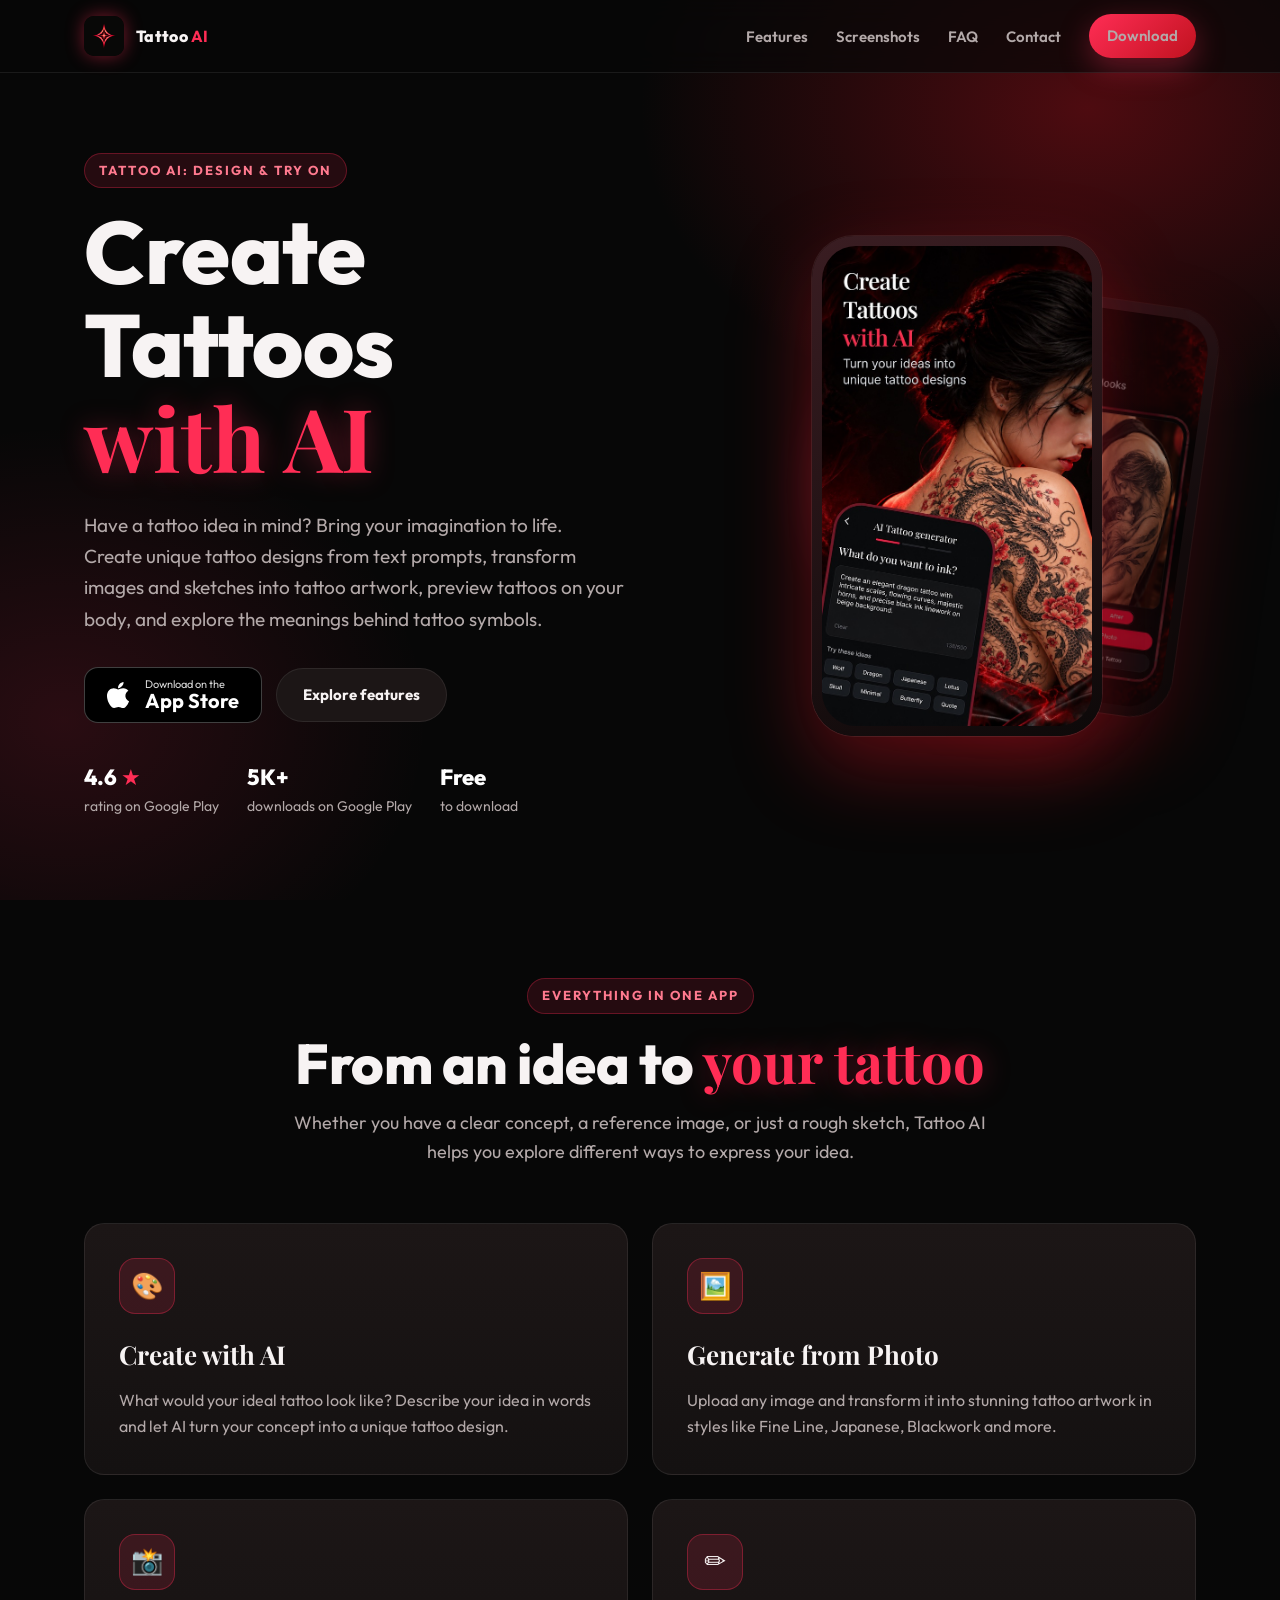
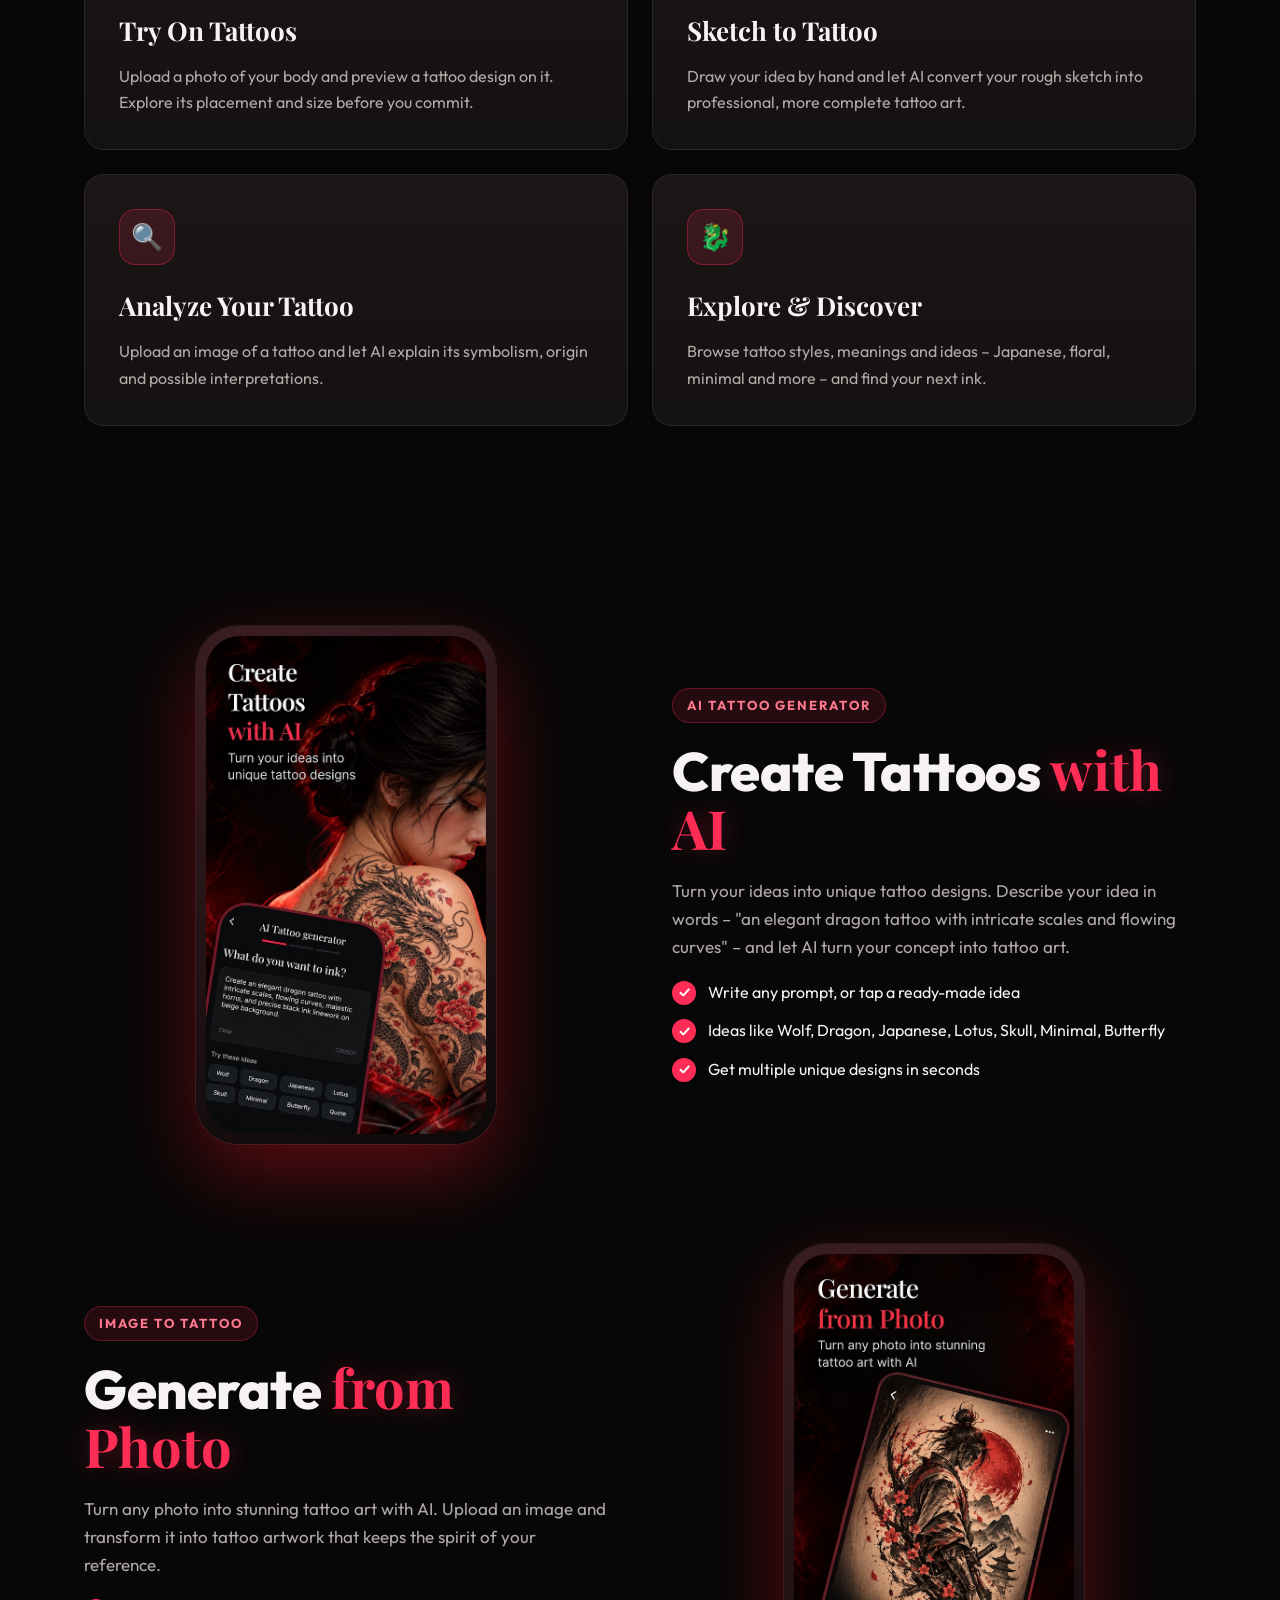
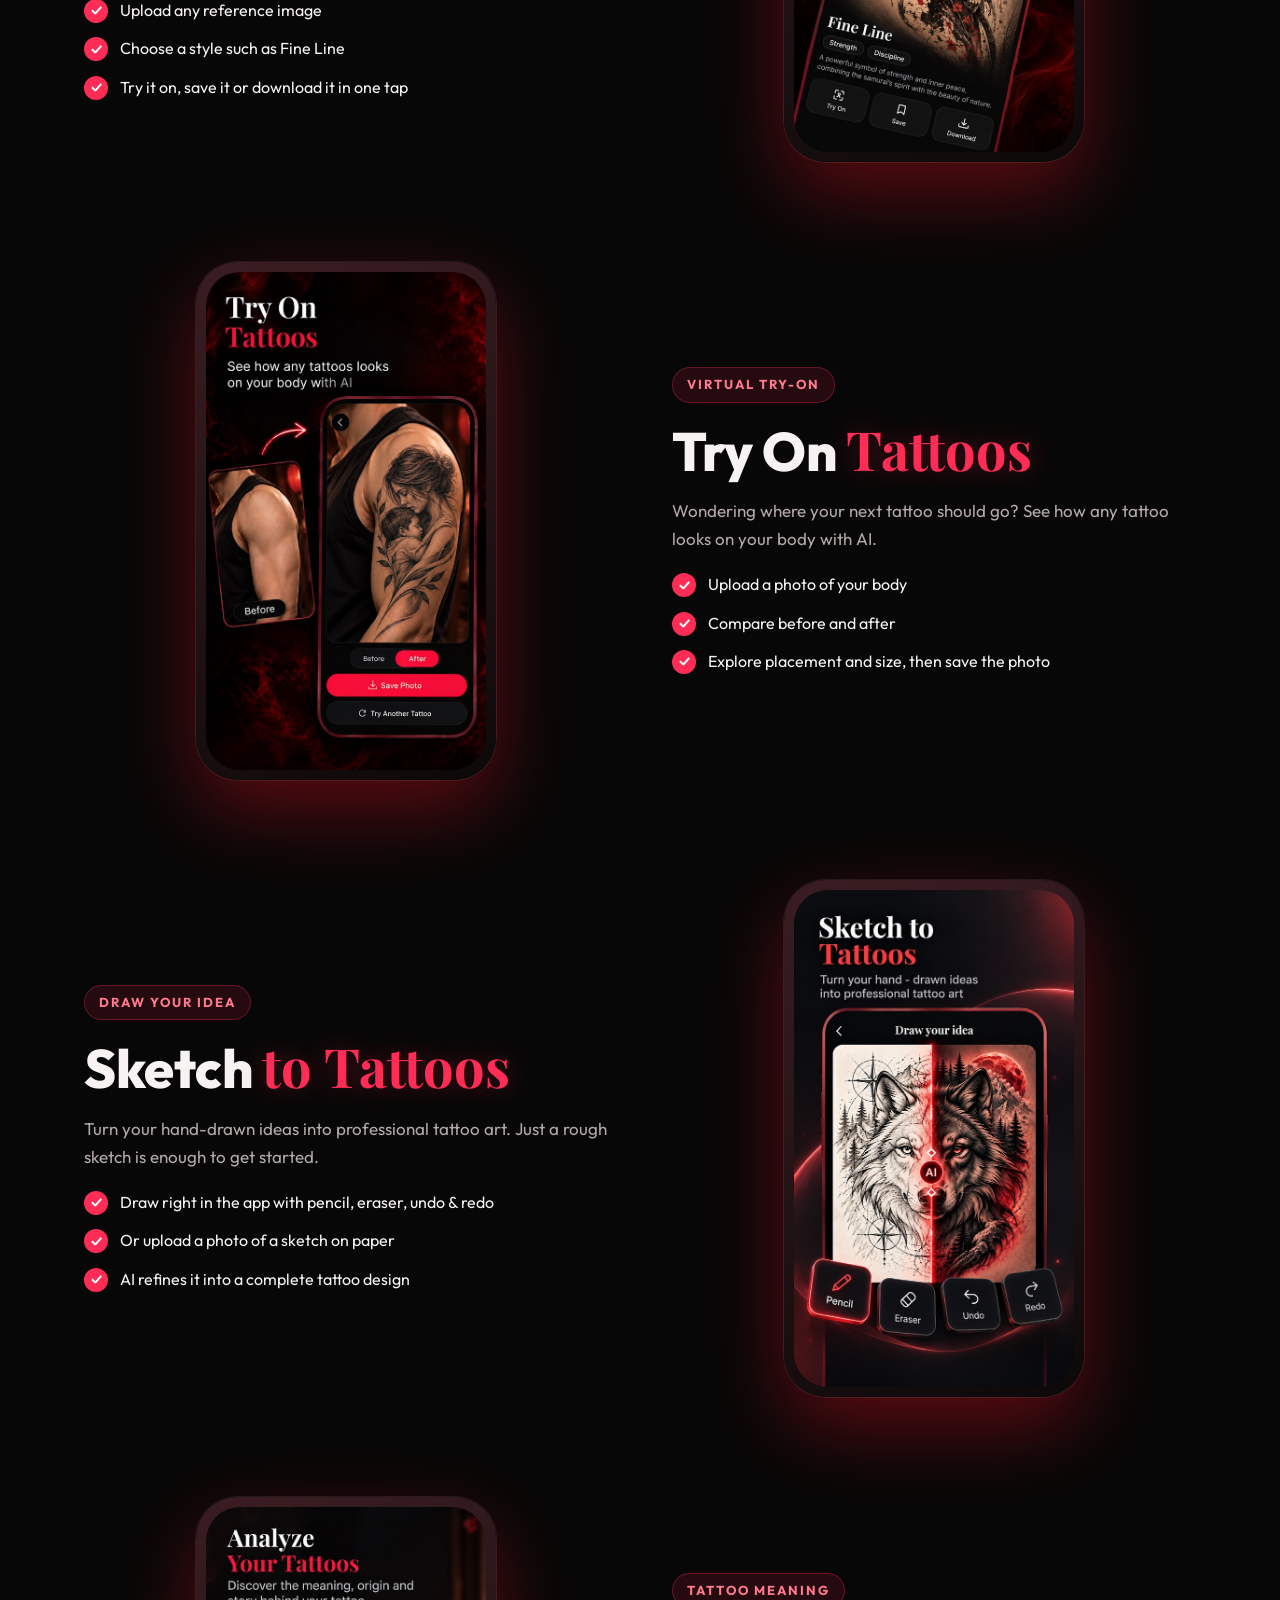
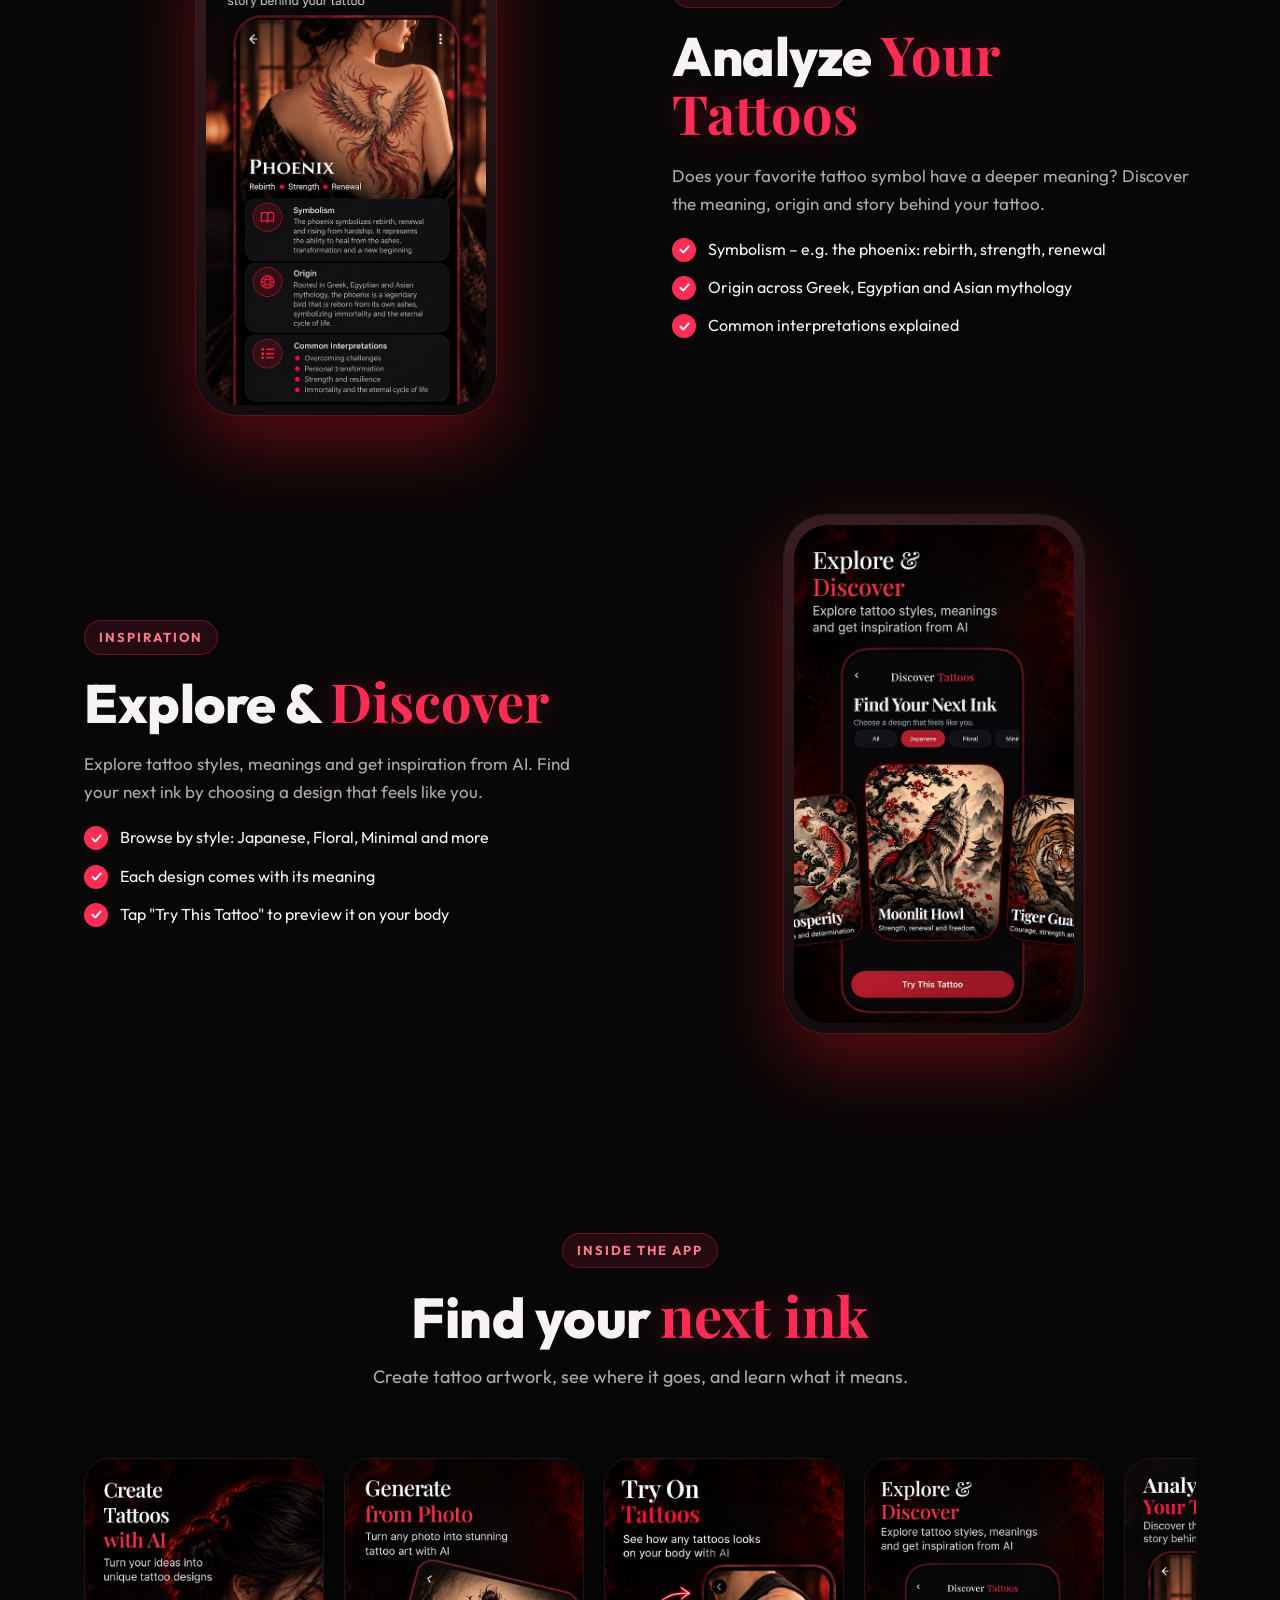
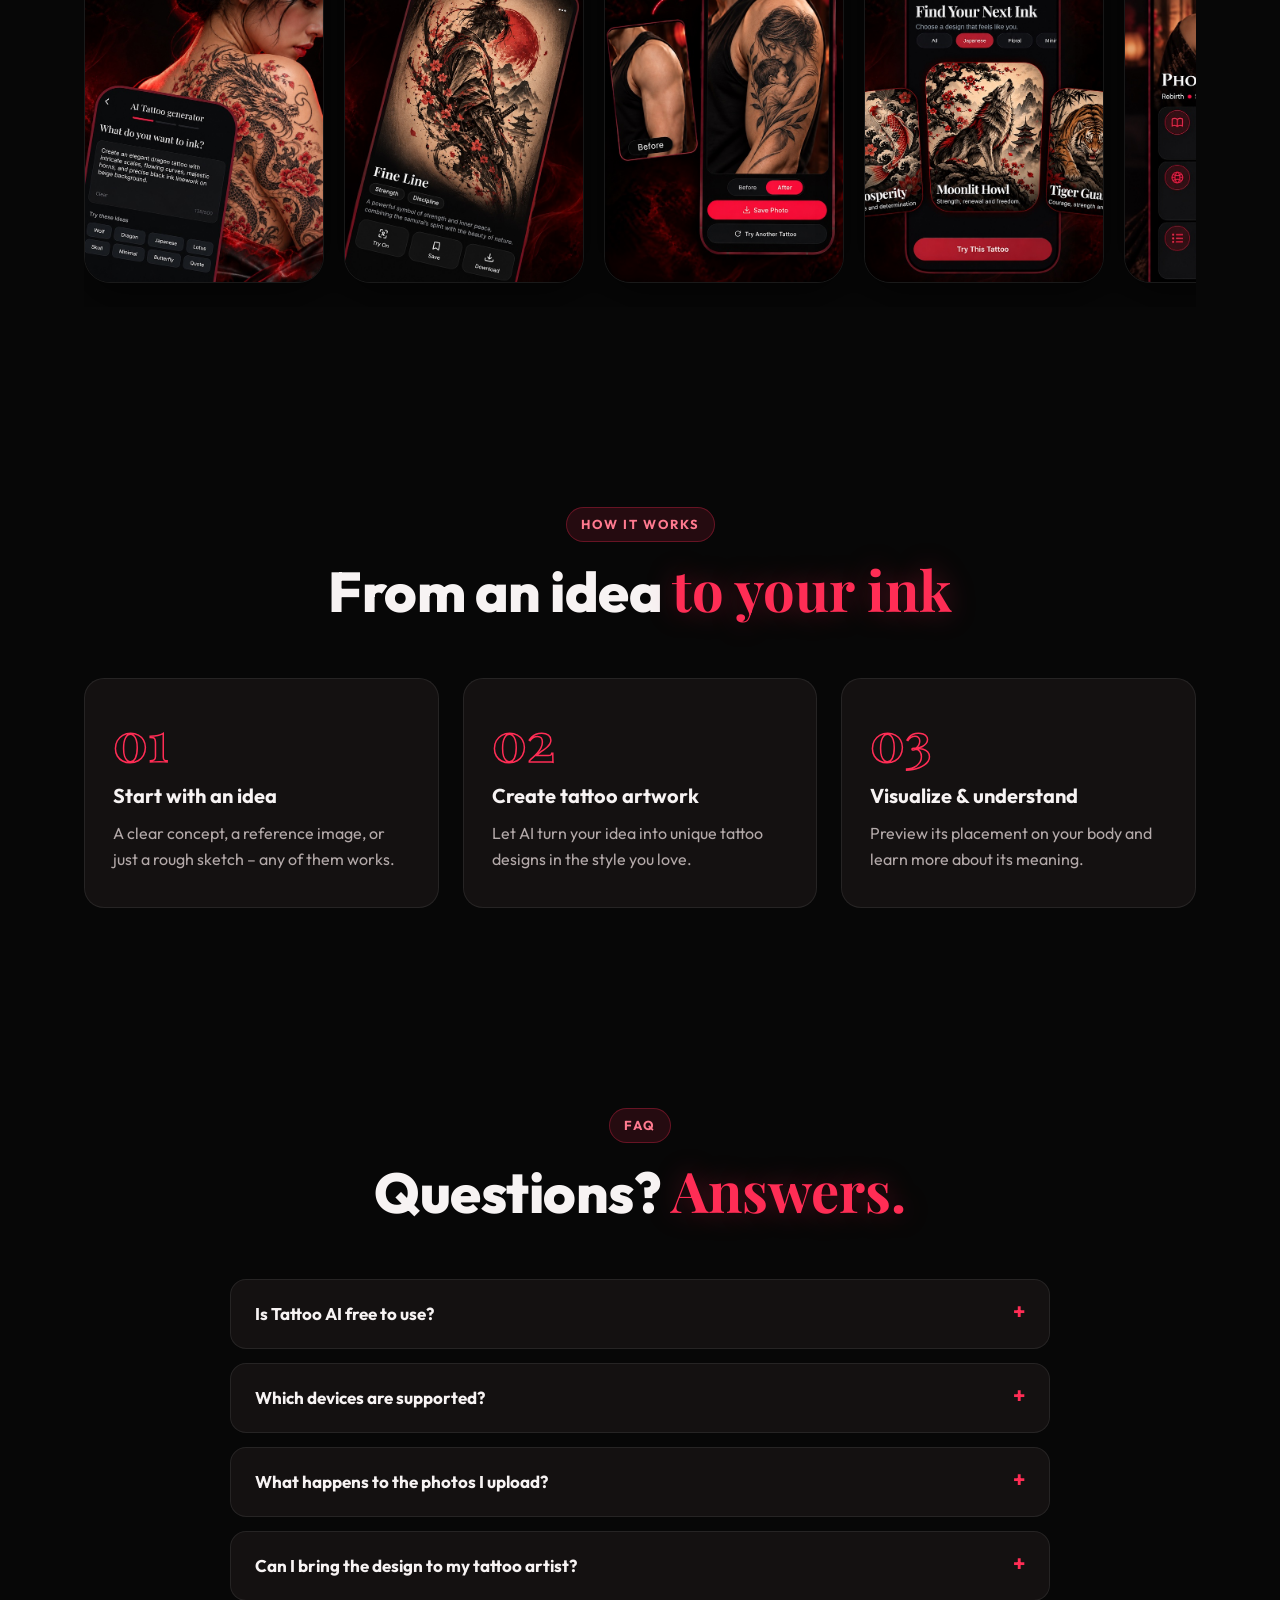
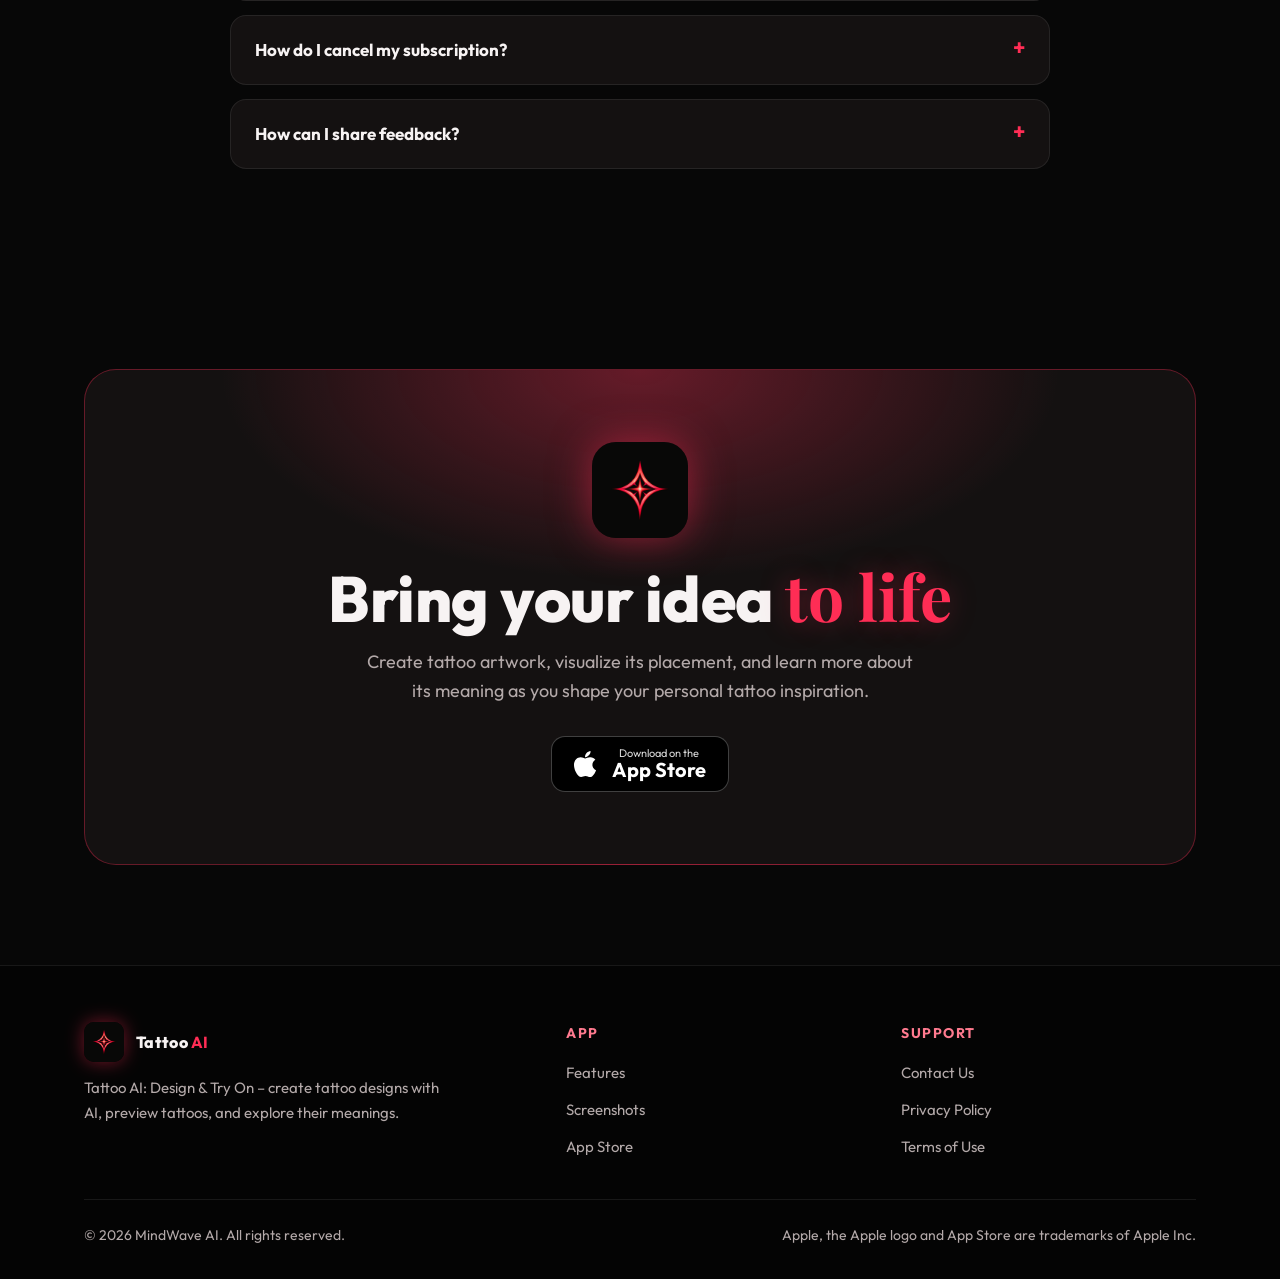
<file: index.html>
<!DOCTYPE html>
<html lang="en">
<head>
  <meta charset="UTF-8">
  <meta name="viewport" content="width=device-width, initial-scale=1.0">
  <title>Tattoo AI: Design &amp; Try On – Create, Preview &amp; Explore Tattoos with AI</title>
  <meta name="description" content="Tattoo AI: Design & Try On. Create tattoo designs with AI, turn photos and sketches into tattoo art, try tattoos on your body and discover the meaning behind tattoo symbols.">
  <meta property="og:title" content="Tattoo AI: Design & Try On">
  <meta property="og:description" content="Create tattoo designs with AI, preview tattoos, and explore their meanings.">
  <meta property="og:image" content="assets/img/icon.png">
  <meta property="og:type" content="website">
  <meta name="theme-color" content="#070707">
  <link rel="icon" type="image/png" href="assets/img/icon.png">
  <link rel="apple-touch-icon" href="assets/img/icon.png">
  <link rel="preconnect" href="https://fonts.googleapis.com">
  <link rel="preconnect" href="https://fonts.gstatic.com" crossorigin>
  <link href="https://fonts.googleapis.com/css2?family=Outfit:wght@400;500;600;700;800&family=Playfair+Display:wght@600;700&display=swap" rel="stylesheet">
  <link rel="stylesheet" href="assets/css/style.css">
</head>
<body>
  <div class="glow"></div>

  <header class="site-header">
    <nav class="container nav">
      <a href="index.html" class="brand"><img src="assets/img/icon.png" alt="Tattoo AI icon"><span>Tattoo <b>AI</b></span></a>
      <button class="nav-toggle" aria-label="Open menu" aria-expanded="false">☰</button>
      <ul class="nav-links">
        <li><a href="#features">Features</a></li>
        <li><a href="#screenshots">Screenshots</a></li>
        <li><a href="#faq">FAQ</a></li>
        <li><a href="contact-us.html">Contact</a></li>
        <li><a class="btn btn-primary btn-sm" href="https://apps.apple.com/us/app/ai-tatto-design-font-stencil/id6770781390" target="_blank" rel="noopener">Download</a></li>
      </ul>
    </nav>
  </header>

  <main>
    <!-- HERO -->
    <section class="hero">
      <div class="container hero-grid">
        <div class="reveal">
          <span class="eyebrow">Tattoo AI: Design &amp; Try On</span>
          <h1 class="display">Create Tattoos<br><span class="accent">with AI</span></h1>
          <p class="lead">Have a tattoo idea in mind? Bring your imagination to life. Create unique tattoo designs from text prompts, transform images and sketches into tattoo artwork, preview tattoos on your body, and explore the meanings behind tattoo symbols.</p>
          <div class="hero-cta">
            <a class="appstore-badge" href="https://apps.apple.com/us/app/ai-tatto-design-font-stencil/id6770781390" target="_blank" rel="noopener" aria-label="Download on the App Store">
              <svg viewBox="0 0 384 512" aria-hidden="true"><path d="M318.7 268.7c-.2-36.7 16.4-64.4 50-84.8-18.8-26.9-47.2-41.7-84.7-44.6-35.5-2.8-74.3 20.7-88.5 20.7-15 0-49.4-19.7-76.4-19.7C63.3 141.2 4 184.8 4 273.5q0 39.3 14.4 81.2c12.8 36.7 59 126.7 107.2 125.2 25.2-.6 43-17.9 75.8-17.9 31.8 0 48.3 17.9 76.4 17.9 48.6-.7 90.4-82.5 102.6-119.3-65.2-30.7-61.7-90-61.7-91.9zm-56.6-164.2c27.3-32.4 24.8-61.9 24-72.5-24.1 1.4-52 16.4-67.9 34.9-17.5 19.8-27.8 44.3-25.6 71.9 26.1 2 49.9-11.4 69.5-34.3z"/></svg>
              <span><small>Download on the</small><strong>App Store</strong></span>
            </a>
            <a class="btn btn-ghost" href="#features">Explore features</a>
          </div>
          <div class="hero-meta">
            <div><strong>4.6 <span class="star">★</span></strong>rating on Google Play</div>
            <div><strong>5K+</strong>downloads on Google Play</div>
            <div><strong>Free</strong>to download</div>
          </div>
        </div>
        <div class="hero-visual reveal">
          <div class="phone"><img src="assets/img/create.jpg" alt="Create tattoos with AI – turn your ideas into unique tattoo designs"></div>
          <div class="phone back"><img src="assets/img/tryon.jpg" alt="" aria-hidden="true"></div>
        </div>
      </div>
    </section>

    <!-- FEATURES -->
    <section class="section" id="features">
      <div class="container">
        <div class="section-head reveal">
          <span class="eyebrow">Everything in one app</span>
          <h2 class="display">From an idea to <span class="accent">your tattoo</span></h2>
          <p>Whether you have a clear concept, a reference image, or just a rough sketch, Tattoo AI helps you explore different ways to express your idea.</p>
        </div>
        <div class="features">
          <div class="feature reveal">
            <div class="icon">🎨</div>
            <h3>Create with AI</h3>
            <p>What would your ideal tattoo look like? Describe your idea in words and let AI turn your concept into a unique tattoo design.</p>
          </div>
          <div class="feature reveal">
            <div class="icon">🖼️</div>
            <h3>Generate from Photo</h3>
            <p>Upload any image and transform it into stunning tattoo artwork in styles like Fine Line, Japanese, Blackwork and more.</p>
          </div>
          <div class="feature reveal">
            <div class="icon">📸</div>
            <h3>Try On Tattoos</h3>
            <p>Upload a photo of your body and preview a tattoo design on it. Explore its placement and size before you commit.</p>
          </div>
          <div class="feature reveal">
            <div class="icon">✏️</div>
            <h3>Sketch to Tattoo</h3>
            <p>Draw your idea by hand and let AI convert your rough sketch into professional, more complete tattoo art.</p>
          </div>
          <div class="feature reveal">
            <div class="icon">🔍</div>
            <h3>Analyze Your Tattoo</h3>
            <p>Upload an image of a tattoo and let AI explain its symbolism, origin and possible interpretations.</p>
          </div>
          <div class="feature reveal">
            <div class="icon">🐉</div>
            <h3>Explore &amp; Discover</h3>
            <p>Browse tattoo styles, meanings and ideas – Japanese, floral, minimal and more – and find your next ink.</p>
          </div>
        </div>
      </div>
    </section>

    <!-- SHOWCASE -->
    <section class="section">
      <div class="container">
        <div class="showcase reveal">
          <div class="showcase-media"><div class="phone"><img src="assets/img/create.jpg" alt="AI tattoo generator: What do you want to ink?"></div></div>
          <div>
            <span class="eyebrow">AI Tattoo Generator</span>
            <h3 class="display">Create Tattoos <span class="accent">with AI</span></h3>
            <p>Turn your ideas into unique tattoo designs. Describe your idea in words – "an elegant dragon tattoo with intricate scales and flowing curves" – and let AI turn your concept into tattoo art.</p>
            <ul class="checklist">
              <li>Write any prompt, or tap a ready-made idea</li>
              <li>Ideas like Wolf, Dragon, Japanese, Lotus, Skull, Minimal, Butterfly</li>
              <li>Get multiple unique designs in seconds</li>
            </ul>
          </div>
        </div>

        <div class="showcase reverse reveal">
          <div class="showcase-media"><div class="phone"><img src="assets/img/photo.jpg" alt="Generate tattoo art from a photo"></div></div>
          <div>
            <span class="eyebrow">Image to Tattoo</span>
            <h3 class="display">Generate <span class="accent">from Photo</span></h3>
            <p>Turn any photo into stunning tattoo art with AI. Upload an image and transform it into tattoo artwork that keeps the spirit of your reference.</p>
            <ul class="checklist">
              <li>Upload any reference image</li>
              <li>Choose a style such as Fine Line</li>
              <li>Try it on, save it or download it in one tap</li>
            </ul>
          </div>
        </div>

        <div class="showcase reveal">
          <div class="showcase-media"><div class="phone"><img src="assets/img/tryon.jpg" alt="Try on tattoos – before and after"></div></div>
          <div>
            <span class="eyebrow">Virtual Try-On</span>
            <h3 class="display">Try On <span class="accent">Tattoos</span></h3>
            <p>Wondering where your next tattoo should go? See how any tattoo looks on your body with AI.</p>
            <ul class="checklist">
              <li>Upload a photo of your body</li>
              <li>Compare before and after</li>
              <li>Explore placement and size, then save the photo</li>
            </ul>
          </div>
        </div>

        <div class="showcase reverse reveal">
          <div class="showcase-media"><div class="phone"><img src="assets/img/sketch.jpg" alt="Sketch to tattoo – draw your idea"></div></div>
          <div>
            <span class="eyebrow">Draw Your Idea</span>
            <h3 class="display">Sketch <span class="accent">to Tattoos</span></h3>
            <p>Turn your hand-drawn ideas into professional tattoo art. Just a rough sketch is enough to get started.</p>
            <ul class="checklist">
              <li>Draw right in the app with pencil, eraser, undo &amp; redo</li>
              <li>Or upload a photo of a sketch on paper</li>
              <li>AI refines it into a complete tattoo design</li>
            </ul>
          </div>
        </div>

        <div class="showcase reveal">
          <div class="showcase-media"><div class="phone"><img src="assets/img/analyze.jpg" alt="Analyze your tattoo – Phoenix symbolism and origin"></div></div>
          <div>
            <span class="eyebrow">Tattoo Meaning</span>
            <h3 class="display">Analyze <span class="accent">Your Tattoos</span></h3>
            <p>Does your favorite tattoo symbol have a deeper meaning? Discover the meaning, origin and story behind your tattoo.</p>
            <ul class="checklist">
              <li>Symbolism – e.g. the phoenix: rebirth, strength, renewal</li>
              <li>Origin across Greek, Egyptian and Asian mythology</li>
              <li>Common interpretations explained</li>
            </ul>
          </div>
        </div>

        <div class="showcase reverse reveal">
          <div class="showcase-media"><div class="phone"><img src="assets/img/explore.jpg" alt="Explore and discover tattoo styles"></div></div>
          <div>
            <span class="eyebrow">Inspiration</span>
            <h3 class="display">Explore &amp; <span class="accent">Discover</span></h3>
            <p>Explore tattoo styles, meanings and get inspiration from AI. Find your next ink by choosing a design that feels like you.</p>
            <ul class="checklist">
              <li>Browse by style: Japanese, Floral, Minimal and more</li>
              <li>Each design comes with its meaning</li>
              <li>Tap "Try This Tattoo" to preview it on your body</li>
            </ul>
          </div>
        </div>
      </div>
    </section>

    <!-- SCREENSHOTS -->
    <section class="section" id="screenshots">
      <div class="container">
        <div class="section-head reveal">
          <span class="eyebrow">Inside the app</span>
          <h2 class="display">Find your <span class="accent">next ink</span></h2>
          <p>Create tattoo artwork, see where it goes, and learn what it means.</p>
        </div>
        <div class="gallery reveal">
          <img src="assets/img/create.jpg" alt="Create tattoos with AI" loading="lazy">
          <img src="assets/img/photo.jpg" alt="Generate from photo" loading="lazy">
          <img src="assets/img/tryon.jpg" alt="Try on tattoos" loading="lazy">
          <img src="assets/img/explore.jpg" alt="Explore and discover" loading="lazy">
          <img src="assets/img/analyze.jpg" alt="Analyze your tattoos" loading="lazy">
          <img src="assets/img/sketch.jpg" alt="Sketch to tattoos" loading="lazy">
        </div>
      </div>
    </section>

    <!-- HOW IT WORKS -->
    <section class="section">
      <div class="container">
        <div class="section-head reveal">
          <span class="eyebrow">How it works</span>
          <h2 class="display">From an idea <span class="accent">to your ink</span></h2>
        </div>
        <div class="steps">
          <div class="step reveal"><h4>Start with an idea</h4><p>A clear concept, a reference image, or just a rough sketch – any of them works.</p></div>
          <div class="step reveal"><h4>Create tattoo artwork</h4><p>Let AI turn your idea into unique tattoo designs in the style you love.</p></div>
          <div class="step reveal"><h4>Visualize &amp; understand</h4><p>Preview its placement on your body and learn more about its meaning.</p></div>
        </div>
      </div>
    </section>

    <!-- FAQ -->
    <section class="section" id="faq">
      <div class="container">
        <div class="section-head reveal">
          <span class="eyebrow">FAQ</span>
          <h2 class="display">Questions? <span class="accent">Answers.</span></h2>
        </div>
        <div class="faq reveal">
          <details>
            <summary>Is Tattoo AI free to use?</summary>
            <p>Tattoo AI is free to download and contains ads. Some premium features are available through an optional in-app subscription. Prices are shown in the app before you buy and are billed through your Apple ID.</p>
          </details>
          <details>
            <summary>Which devices are supported?</summary>
            <p>Tattoo AI runs on iPhone with iOS 15.6 or later.</p>
          </details>
          <details>
            <summary>What happens to the photos I upload?</summary>
            <p>Your photos are only used to deliver the feature you requested (e.g. try-on or tattoo analysis). Uploaded media and generated content are automatically deleted from our servers within 24 hours. Read our <a href="policies.html">Privacy Policy</a> for details.</p>
          </details>
          <details>
            <summary>Can I bring the design to my tattoo artist?</summary>
            <p>Yes! Save or download the design and share it with your artist as a reference for your next tattoo.</p>
          </details>
          <details>
            <summary>How do I cancel my subscription?</summary>
            <p>Open Settings → your name → Subscriptions on your iPhone, select Tattoo AI and tap Cancel Subscription. Cancel at least 24 hours before the end of the current period to avoid renewal.</p>
          </details>
          <details>
            <summary>How can I share feedback?</summary>
            <p>Tattoo AI always needs your recommendations and feedback to be immensely improved. We'd love to receive your suggestions – send them via our <a href="contact-us.html">contact page</a>. Thank you very much ❤️</p>
          </details>
        </div>
      </div>
    </section>

    <!-- CTA -->
    <section class="section">
      <div class="container">
        <div class="cta-box reveal">
          <img class="icon" src="assets/img/icon.png" alt="Tattoo AI">
          <h2 class="display">Bring your idea <span class="accent">to life</span></h2>
          <p>Create tattoo artwork, visualize its placement, and learn more about its meaning as you shape your personal tattoo inspiration.</p>
          <a class="appstore-badge" href="https://apps.apple.com/us/app/ai-tatto-design-font-stencil/id6770781390" target="_blank" rel="noopener" aria-label="Download on the App Store">
            <svg viewBox="0 0 384 512" aria-hidden="true"><path d="M318.7 268.7c-.2-36.7 16.4-64.4 50-84.8-18.8-26.9-47.2-41.7-84.7-44.6-35.5-2.8-74.3 20.7-88.5 20.7-15 0-49.4-19.7-76.4-19.7C63.3 141.2 4 184.8 4 273.5q0 39.3 14.4 81.2c12.8 36.7 59 126.7 107.2 125.2 25.2-.6 43-17.9 75.8-17.9 31.8 0 48.3 17.9 76.4 17.9 48.6-.7 90.4-82.5 102.6-119.3-65.2-30.7-61.7-90-61.7-91.9zm-56.6-164.2c27.3-32.4 24.8-61.9 24-72.5-24.1 1.4-52 16.4-67.9 34.9-17.5 19.8-27.8 44.3-25.6 71.9 26.1 2 49.9-11.4 69.5-34.3z"/></svg>
            <span><small>Download on the</small><strong>App Store</strong></span>
          </a>
        </div>
      </div>
    </section>
  </main>

  <footer class="site-footer">
    <div class="container">
      <div class="footer-grid">
        <div>
          <a href="index.html" class="brand"><img src="assets/img/icon.png" alt=""><span>Tattoo <b>AI</b></span></a>
          <p>Tattoo AI: Design &amp; Try On – create tattoo designs with AI, preview tattoos, and explore their meanings.</p>
        </div>
        <div>
          <h5>App</h5>
          <ul>
            <li><a href="#features">Features</a></li>
            <li><a href="#screenshots">Screenshots</a></li>
            <li><a href="https://apps.apple.com/us/app/ai-tatto-design-font-stencil/id6770781390" target="_blank" rel="noopener">App Store</a></li>
          </ul>
        </div>
        <div>
          <h5>Support</h5>
          <ul>
            <li><a href="contact-us.html">Contact Us</a></li>
            <li><a href="policies.html">Privacy Policy</a></li>
            <li><a href="term.html">Terms of Use</a></li>
          </ul>
        </div>
      </div>
      <div class="footer-bottom">
        <span>© <span data-year>2026</span> MindWave AI. All rights reserved.</span>
        <span>Apple, the Apple logo and App Store are trademarks of Apple Inc.</span>
      </div>
    </div>
  </footer>

  <script src="assets/js/main.js"></script>
</body>
</html>
</file>
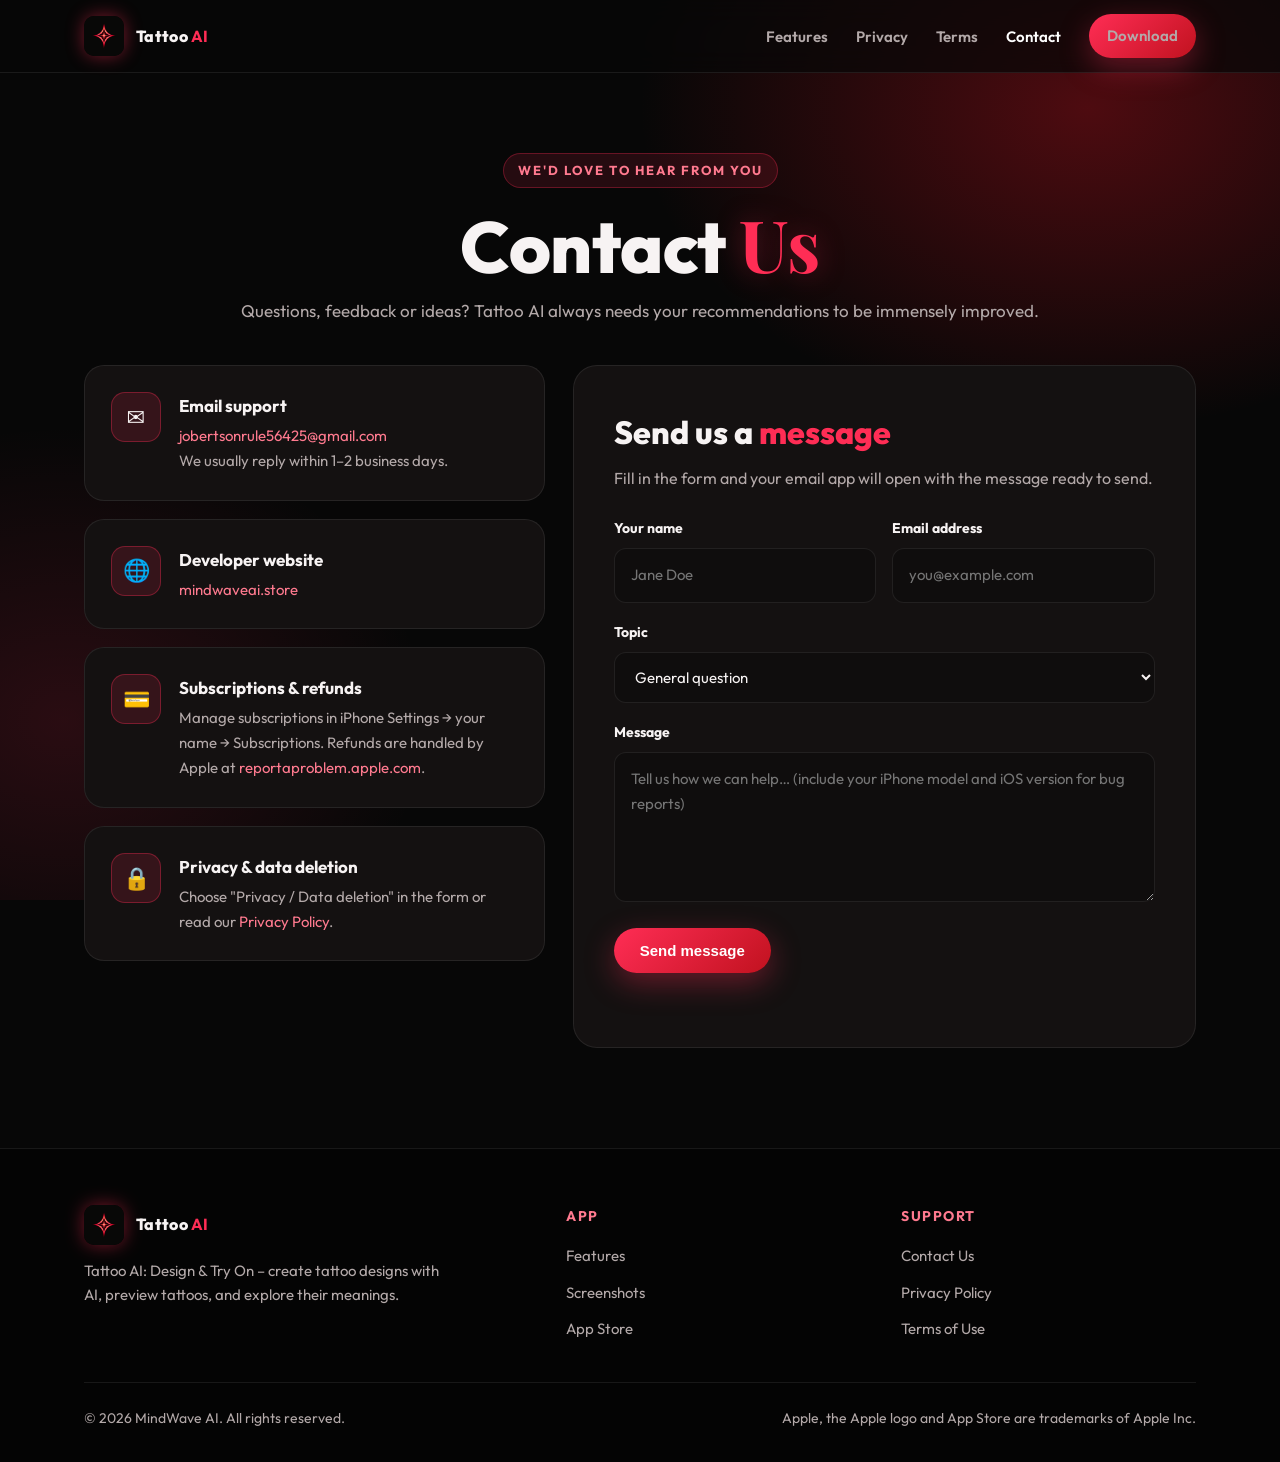
<file: contact-us.html>
<!DOCTYPE html>
<html lang="en">
<head>
  <meta charset="UTF-8">
  <meta name="viewport" content="width=device-width, initial-scale=1.0">
  <title>Contact Us – Tattoo AI: Design, Font &amp; Stencil</title>
  <meta name="description" content="Get in touch with the Tattoo AI team for support, feedback, subscriptions or privacy requests.">
  <meta name="theme-color" content="#070707">
  <link rel="icon" type="image/png" href="assets/img/icon.png">
  <link rel="preconnect" href="https://fonts.googleapis.com">
  <link rel="preconnect" href="https://fonts.gstatic.com" crossorigin>
  <link href="https://fonts.googleapis.com/css2?family=Outfit:wght@400;500;600;700;800&family=Playfair+Display:wght@600;700&display=swap" rel="stylesheet">
  <link rel="stylesheet" href="assets/css/style.css">
</head>
<body>
  <div class="glow"></div>

  <header class="site-header">
    <nav class="container nav">
      <a href="index.html" class="brand"><img src="assets/img/icon.png" alt="Tattoo AI icon"><span>Tattoo <b>AI</b></span></a>
      <button class="nav-toggle" aria-label="Open menu" aria-expanded="false">☰</button>
      <ul class="nav-links">
        <li><a href="index.html#features">Features</a></li>
        <li><a href="policies.html">Privacy</a></li>
        <li><a href="term.html">Terms</a></li>
        <li><a href="contact-us.html" class="active">Contact</a></li>
        <li><a class="btn btn-primary btn-sm" href="https://apps.apple.com/us/app/ai-tatto-design-font-stencil/id6770781390" target="_blank" rel="noopener">Download</a></li>
      </ul>
    </nav>
  </header>

  <main>
    <section class="page-hero">
      <div class="container">
        <span class="eyebrow">We'd love to hear from you</span>
        <h1 class="display">Contact <span class="accent">Us</span></h1>
        <p>Questions, feedback or ideas? Tattoo AI always needs your recommendations to be immensely improved.</p>
      </div>
    </section>

    <div class="container">
      <div class="contact-grid">
        <div class="contact-info reveal">
          <div class="info-card">
            <div class="icon">✉️</div>
            <div>
              <h4>Email support</h4>
              <p><a href="mailto:jobertsonrule56425@gmail.com">jobertsonrule56425@gmail.com</a><br>We usually reply within 1–2 business days.</p>
            </div>
          </div>
          <div class="info-card">
            <div class="icon">🌐</div>
            <div>
              <h4>Developer website</h4>
              <p><a href="https://mindwaveai.store/" target="_blank" rel="noopener">mindwaveai.store</a></p>
            </div>
          </div>
          <div class="info-card">
            <div class="icon">💳</div>
            <div>
              <h4>Subscriptions &amp; refunds</h4>
              <p>Manage subscriptions in iPhone Settings → your name → Subscriptions. Refunds are handled by Apple at <a href="https://reportaproblem.apple.com" target="_blank" rel="noopener">reportaproblem.apple.com</a>.</p>
            </div>
          </div>
          <div class="info-card">
            <div class="icon">🔒</div>
            <div>
              <h4>Privacy &amp; data deletion</h4>
              <p>Choose "Privacy / Data deletion" in the form or read our <a href="policies.html">Privacy Policy</a>.</p>
            </div>
          </div>
        </div>

        <div class="form-card reveal">
          <h3>Send us a <span class="accent">message</span></h3>
          <p>Fill in the form and your email app will open with the message ready to send.</p>
          <form id="contact-form" data-to="jobertsonrule56425@gmail.com" novalidate>
            <div class="form-row">
              <div class="field">
                <label for="name">Your name</label>
                <input id="name" name="name" type="text" placeholder="Jane Doe" autocomplete="name" required>
              </div>
              <div class="field">
                <label for="email">Email address</label>
                <input id="email" name="email" type="email" placeholder="you@example.com" autocomplete="email" required>
              </div>
            </div>
            <div class="field">
              <label for="topic">Topic</label>
              <select id="topic" name="topic">
                <option>General question</option>
                <option>Technical support / Bug report</option>
                <option>Subscription &amp; billing</option>
                <option>Feature request &amp; feedback</option>
                <option>Privacy / Data deletion</option>
                <option>Business &amp; partnership</option>
              </select>
            </div>
            <div class="field">
              <label for="message">Message</label>
              <textarea id="message" name="message" placeholder="Tell us how we can help… (include your iPhone model and iOS version for bug reports)" required></textarea>
            </div>
            <button type="submit" class="btn btn-primary">Send message</button>
            <div id="form-status" class="form-status" role="status" aria-live="polite"></div>
          </form>
        </div>
      </div>
    </div>
  </main>

  <footer class="site-footer">
    <div class="container">
      <div class="footer-grid">
        <div>
          <a href="index.html" class="brand"><img src="assets/img/icon.png" alt=""><span>Tattoo <b>AI</b></span></a>
          <p>Tattoo AI: Design &amp; Try On – create tattoo designs with AI, preview tattoos, and explore their meanings.</p>
        </div>
        <div>
          <h5>App</h5>
          <ul>
            <li><a href="index.html#features">Features</a></li>
            <li><a href="index.html#screenshots">Screenshots</a></li>
            <li><a href="https://apps.apple.com/us/app/ai-tatto-design-font-stencil/id6770781390" target="_blank" rel="noopener">App Store</a></li>
          </ul>
        </div>
        <div>
          <h5>Support</h5>
          <ul>
            <li><a href="contact-us.html">Contact Us</a></li>
            <li><a href="policies.html">Privacy Policy</a></li>
            <li><a href="term.html">Terms of Use</a></li>
          </ul>
        </div>
      </div>
      <div class="footer-bottom">
        <span>© <span data-year>2026</span> MindWave AI. All rights reserved.</span>
        <span>Apple, the Apple logo and App Store are trademarks of Apple Inc.</span>
      </div>
    </div>
  </footer>

  <script src="assets/js/main.js"></script>
</body>
</html>
</file>
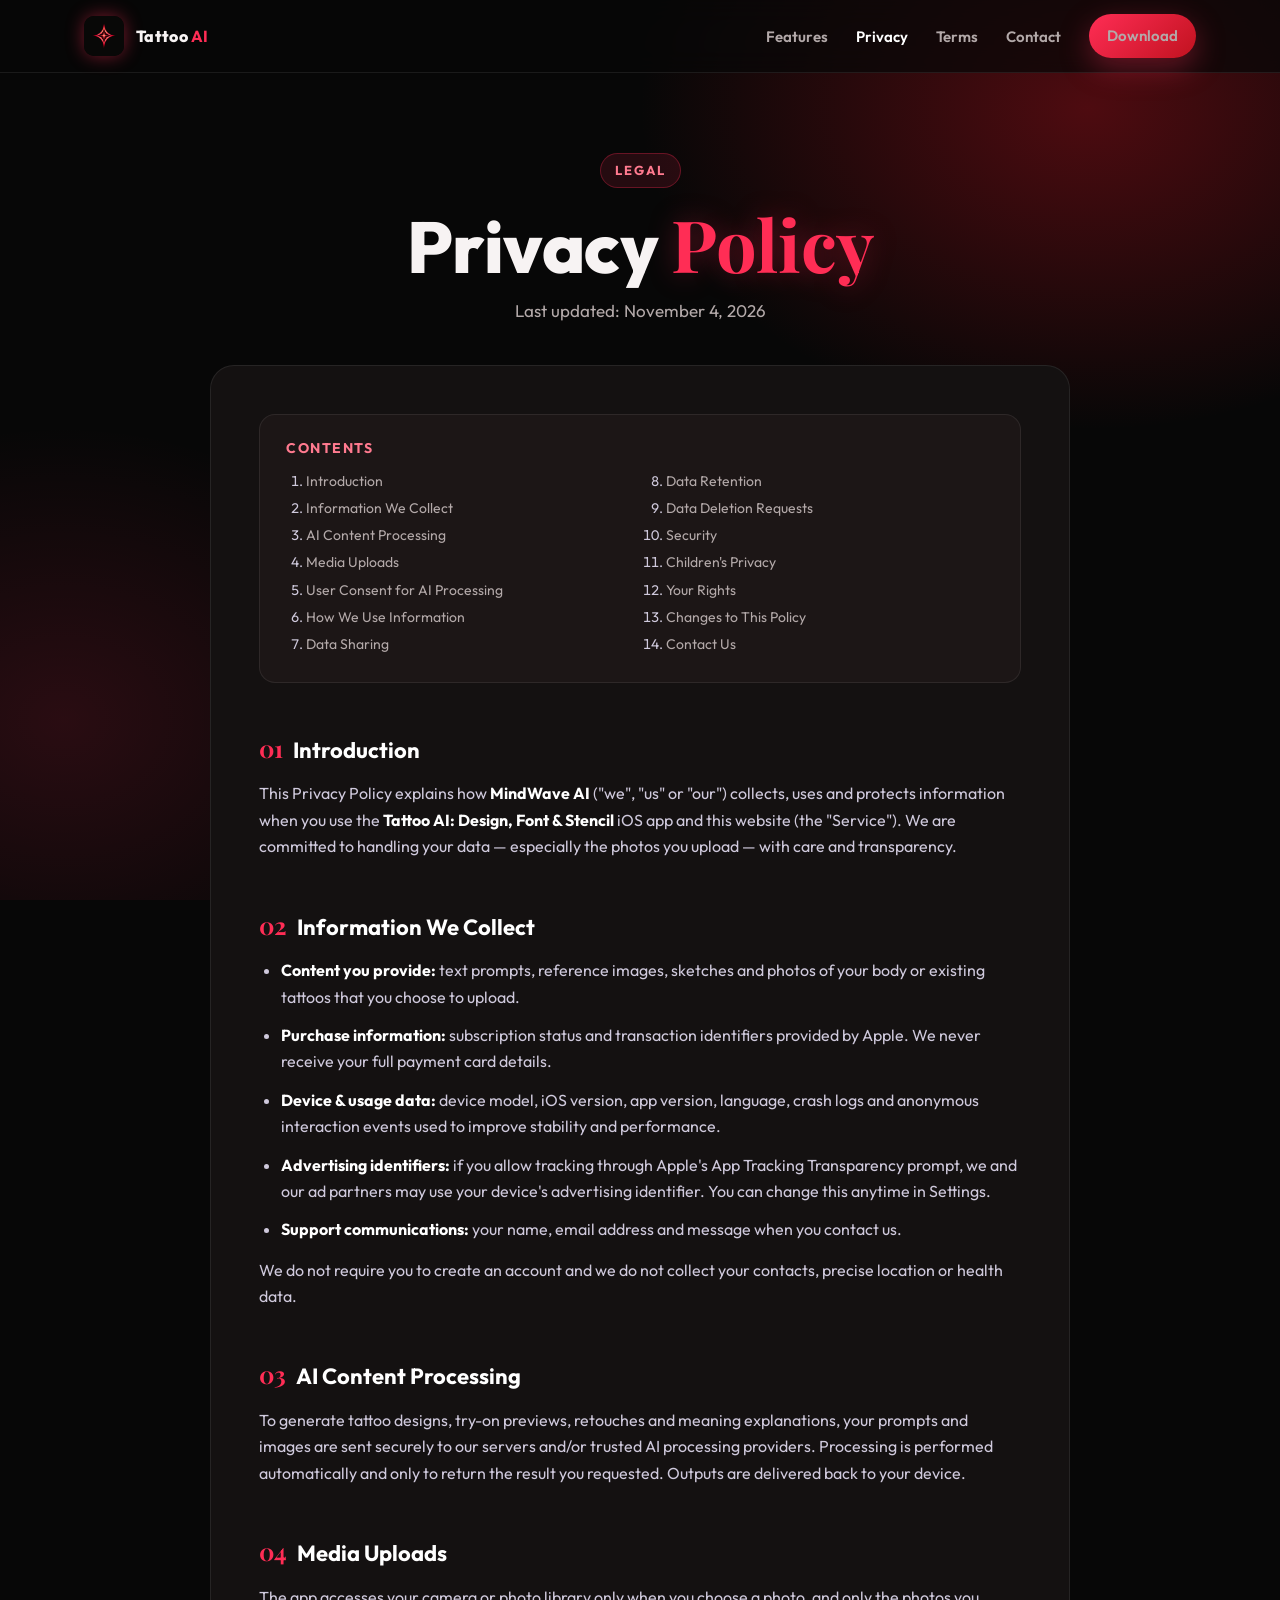
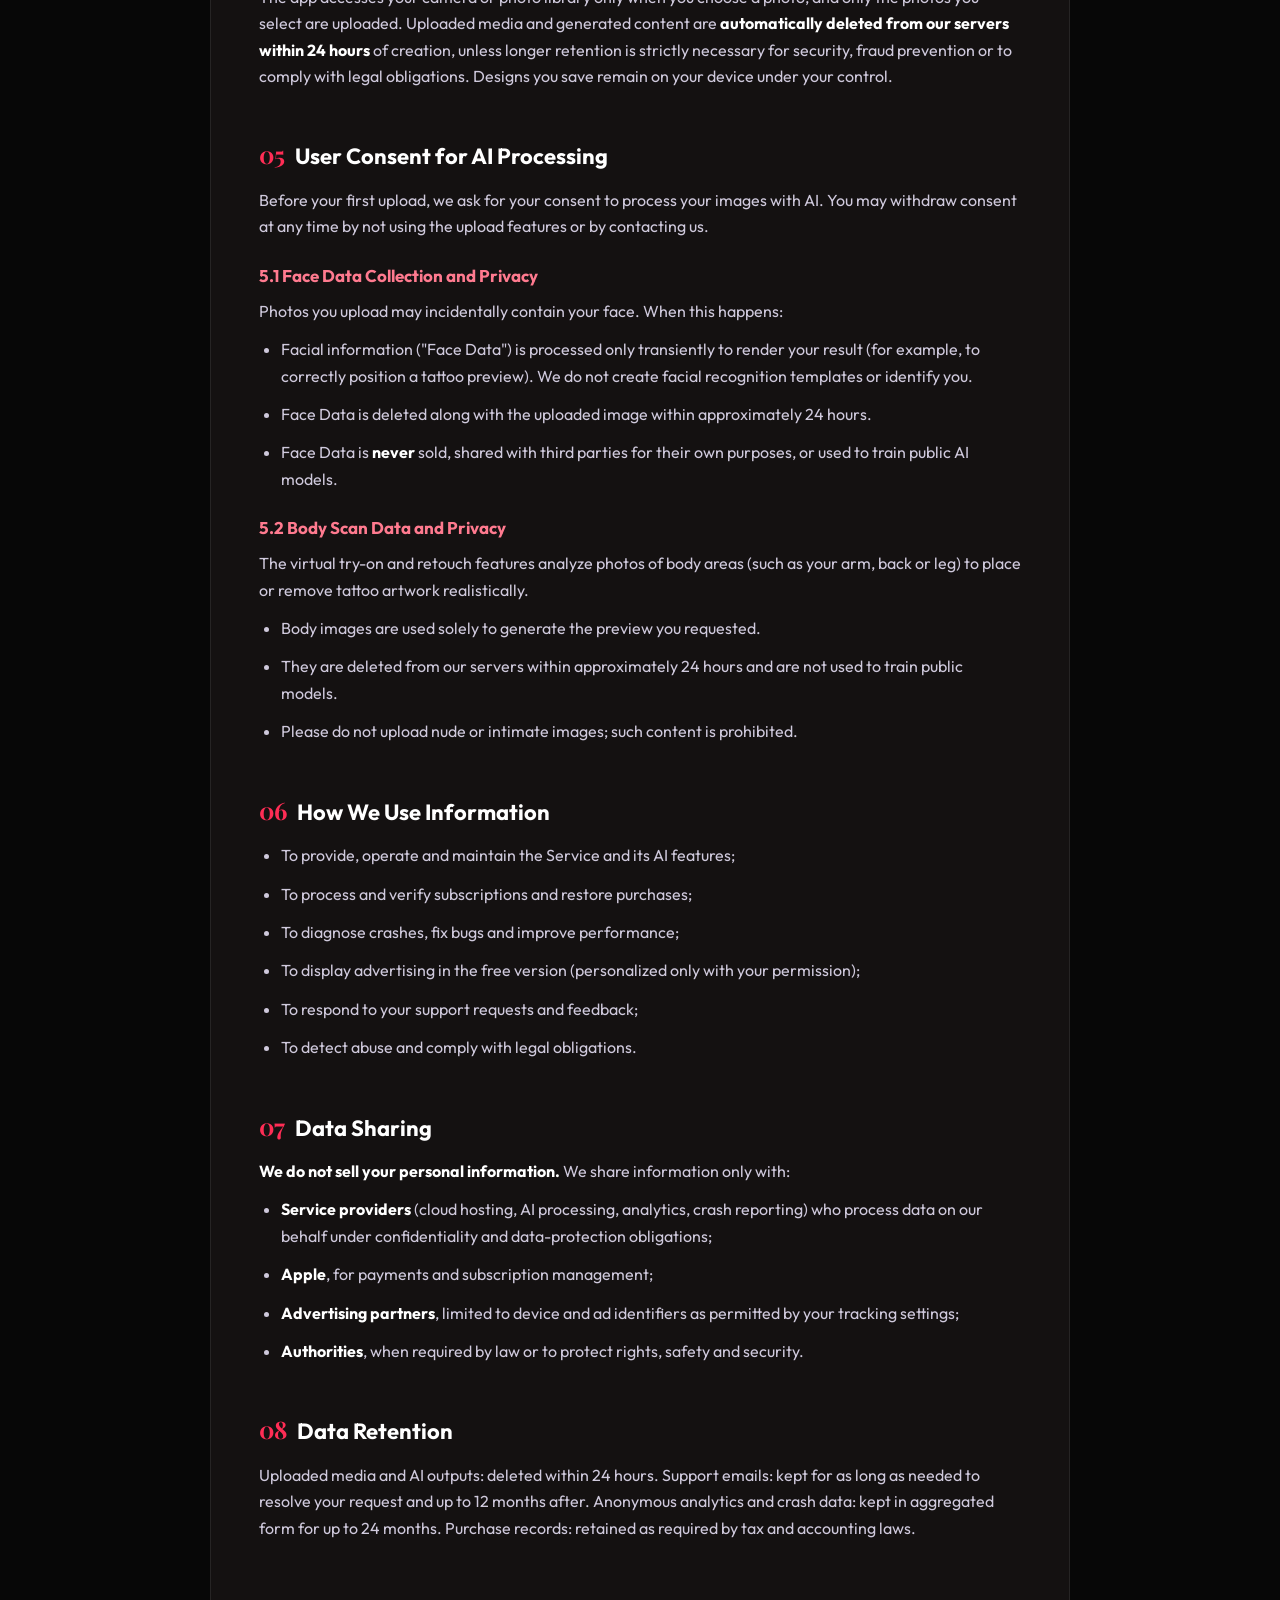
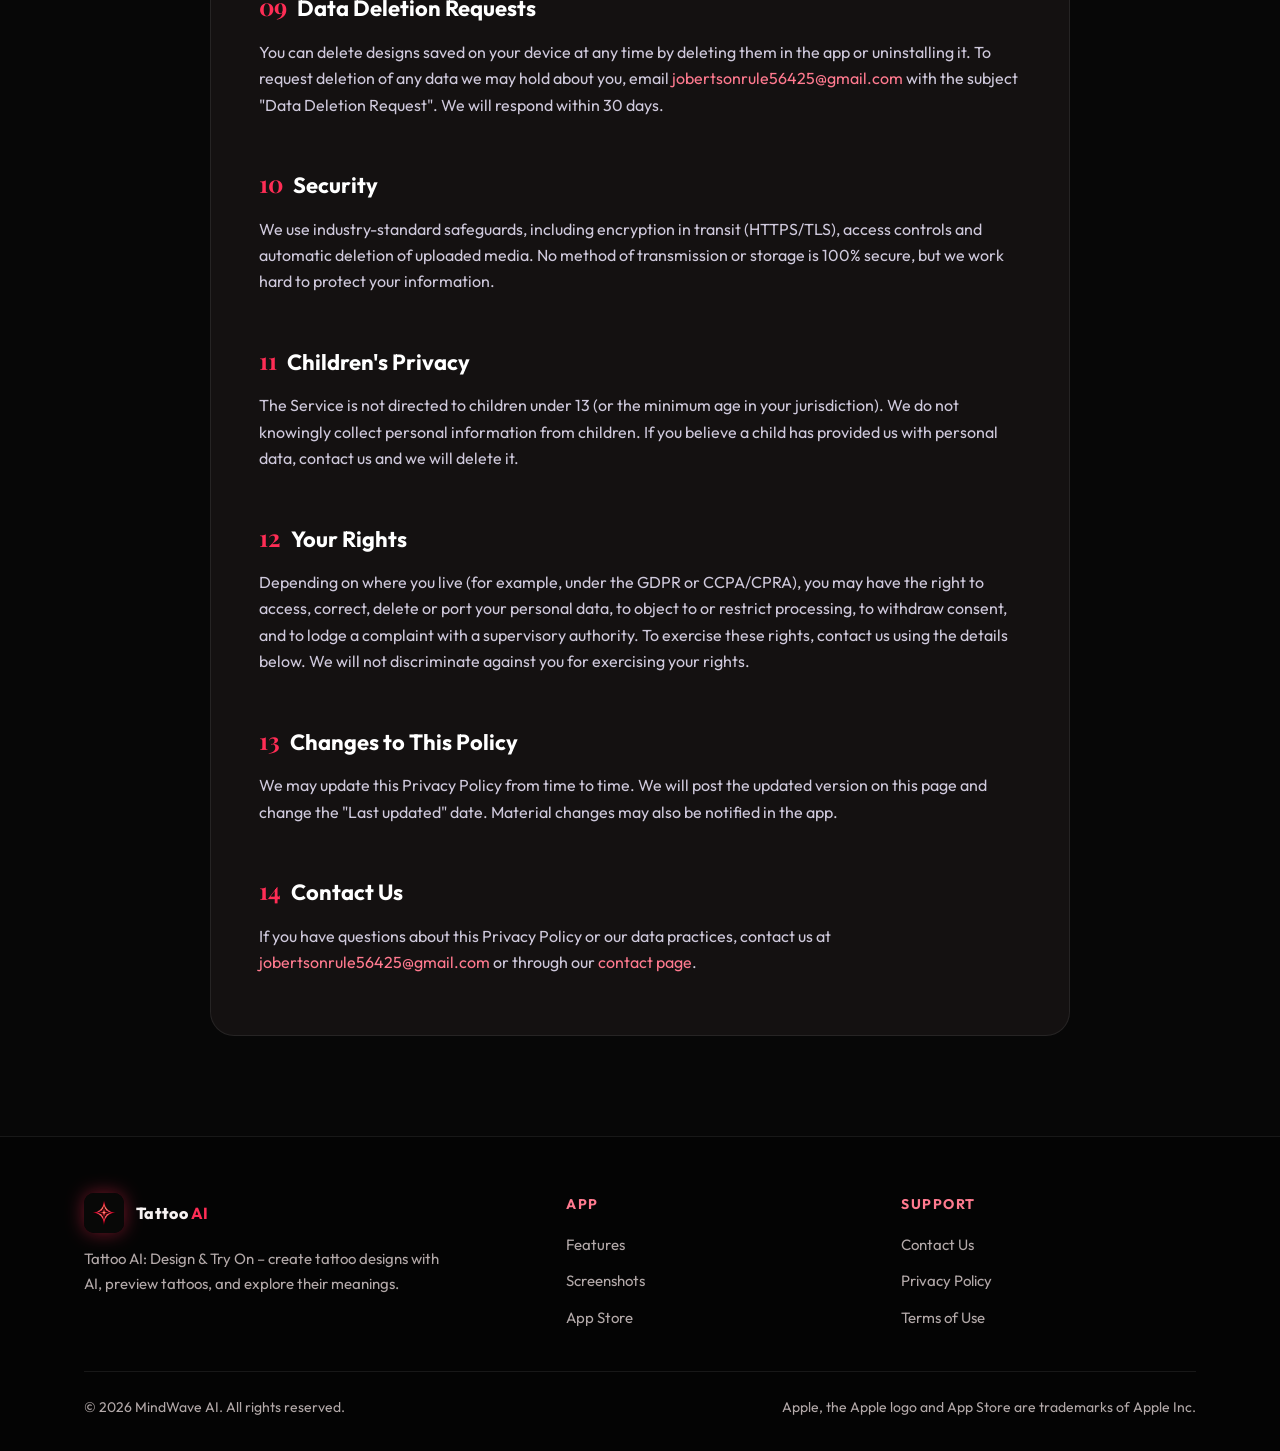
<file: policies.html>
<!DOCTYPE html>
<html lang="en">
<head>
  <meta charset="UTF-8">
  <meta name="viewport" content="width=device-width, initial-scale=1.0">
  <title>Privacy Policy – Tattoo AI: Design, Font &amp; Stencil</title>
  <meta name="description" content="Privacy Policy for the Tattoo AI: Design, Font & Stencil iOS app – how we handle photos, AI processing, face and body data.">
  <meta name="theme-color" content="#070707">
  <link rel="icon" type="image/png" href="assets/img/icon.png">
  <link rel="preconnect" href="https://fonts.googleapis.com">
  <link rel="preconnect" href="https://fonts.gstatic.com" crossorigin>
  <link href="https://fonts.googleapis.com/css2?family=Outfit:wght@400;500;600;700;800&family=Playfair+Display:wght@600;700&display=swap" rel="stylesheet">
  <link rel="stylesheet" href="assets/css/style.css">
</head>
<body>
  <div class="glow"></div>

  <header class="site-header">
    <nav class="container nav">
      <a href="index.html" class="brand"><img src="assets/img/icon.png" alt="Tattoo AI icon"><span>Tattoo <b>AI</b></span></a>
      <button class="nav-toggle" aria-label="Open menu" aria-expanded="false">☰</button>
      <ul class="nav-links">
        <li><a href="index.html#features">Features</a></li>
        <li><a href="policies.html" class="active">Privacy</a></li>
        <li><a href="term.html">Terms</a></li>
        <li><a href="contact-us.html">Contact</a></li>
        <li><a class="btn btn-primary btn-sm" href="https://apps.apple.com/us/app/ai-tatto-design-font-stencil/id6770781390" target="_blank" rel="noopener">Download</a></li>
      </ul>
    </nav>
  </header>

  <main>
    <section class="page-hero">
      <div class="container">
        <span class="eyebrow">Legal</span>
        <h1 class="display">Privacy <span class="accent">Policy</span></h1>
        <p>Last updated: November 4, 2026</p>
      </div>
    </section>

    <div class="container">
      <article class="legal">
        <div class="legal-card">
          <nav class="toc" aria-label="Table of contents">
            <h4>Contents</h4>
            <ol>
              <li><a href="#intro">Introduction</a></li>
              <li><a href="#collect">Information We Collect</a></li>
              <li><a href="#ai">AI Content Processing</a></li>
              <li><a href="#media">Media Uploads</a></li>
              <li><a href="#consent">User Consent for AI Processing</a></li>
              <li><a href="#use">How We Use Information</a></li>
              <li><a href="#sharing">Data Sharing</a></li>
              <li><a href="#retention">Data Retention</a></li>
              <li><a href="#deletion">Data Deletion Requests</a></li>
              <li><a href="#security">Security</a></li>
              <li><a href="#children">Children's Privacy</a></li>
              <li><a href="#rights">Your Rights</a></li>
              <li><a href="#changes">Changes to This Policy</a></li>
              <li><a href="#contact">Contact Us</a></li>
            </ol>
          </nav>

          <h2 id="intro"><span class="num">01</span> Introduction</h2>
          <p>This Privacy Policy explains how <strong>MindWave AI</strong> ("we", "us" or "our") collects, uses and protects information when you use the <strong>Tattoo AI: Design, Font &amp; Stencil</strong> iOS app and this website (the "Service"). We are committed to handling your data — especially the photos you upload — with care and transparency.</p>

          <h2 id="collect"><span class="num">02</span> Information We Collect</h2>
          <ul>
            <li><strong>Content you provide:</strong> text prompts, reference images, sketches and photos of your body or existing tattoos that you choose to upload.</li>
            <li><strong>Purchase information:</strong> subscription status and transaction identifiers provided by Apple. We never receive your full payment card details.</li>
            <li><strong>Device &amp; usage data:</strong> device model, iOS version, app version, language, crash logs and anonymous interaction events used to improve stability and performance.</li>
            <li><strong>Advertising identifiers:</strong> if you allow tracking through Apple's App Tracking Transparency prompt, we and our ad partners may use your device's advertising identifier. You can change this anytime in Settings.</li>
            <li><strong>Support communications:</strong> your name, email address and message when you contact us.</li>
          </ul>
          <p>We do not require you to create an account and we do not collect your contacts, precise location or health data.</p>

          <h2 id="ai"><span class="num">03</span> AI Content Processing</h2>
          <p>To generate tattoo designs, try-on previews, retouches and meaning explanations, your prompts and images are sent securely to our servers and/or trusted AI processing providers. Processing is performed automatically and only to return the result you requested. Outputs are delivered back to your device.</p>

          <h2 id="media"><span class="num">04</span> Media Uploads</h2>
          <p>The app accesses your camera or photo library only when you choose a photo, and only the photos you select are uploaded. Uploaded media and generated content are <strong>automatically deleted from our servers within 24 hours</strong> of creation, unless longer retention is strictly necessary for security, fraud prevention or to comply with legal obligations. Designs you save remain on your device under your control.</p>

          <h2 id="consent"><span class="num">05</span> User Consent for AI Processing</h2>
          <p>Before your first upload, we ask for your consent to process your images with AI. You may withdraw consent at any time by not using the upload features or by contacting us.</p>

          <h3>5.1 Face Data Collection and Privacy</h3>
          <p>Photos you upload may incidentally contain your face. When this happens:</p>
          <ul>
            <li>Facial information ("Face Data") is processed only transiently to render your result (for example, to correctly position a tattoo preview). We do not create facial recognition templates or identify you.</li>
            <li>Face Data is deleted along with the uploaded image within approximately 24 hours.</li>
            <li>Face Data is <strong>never</strong> sold, shared with third parties for their own purposes, or used to train public AI models.</li>
          </ul>

          <h3>5.2 Body Scan Data and Privacy</h3>
          <p>The virtual try-on and retouch features analyze photos of body areas (such as your arm, back or leg) to place or remove tattoo artwork realistically.</p>
          <ul>
            <li>Body images are used solely to generate the preview you requested.</li>
            <li>They are deleted from our servers within approximately 24 hours and are not used to train public models.</li>
            <li>Please do not upload nude or intimate images; such content is prohibited.</li>
          </ul>

          <h2 id="use"><span class="num">06</span> How We Use Information</h2>
          <ul>
            <li>To provide, operate and maintain the Service and its AI features;</li>
            <li>To process and verify subscriptions and restore purchases;</li>
            <li>To diagnose crashes, fix bugs and improve performance;</li>
            <li>To display advertising in the free version (personalized only with your permission);</li>
            <li>To respond to your support requests and feedback;</li>
            <li>To detect abuse and comply with legal obligations.</li>
          </ul>

          <h2 id="sharing"><span class="num">07</span> Data Sharing</h2>
          <p><strong>We do not sell your personal information.</strong> We share information only with:</p>
          <ul>
            <li><strong>Service providers</strong> (cloud hosting, AI processing, analytics, crash reporting) who process data on our behalf under confidentiality and data-protection obligations;</li>
            <li><strong>Apple</strong>, for payments and subscription management;</li>
            <li><strong>Advertising partners</strong>, limited to device and ad identifiers as permitted by your tracking settings;</li>
            <li><strong>Authorities</strong>, when required by law or to protect rights, safety and security.</li>
          </ul>

          <h2 id="retention"><span class="num">08</span> Data Retention</h2>
          <p>Uploaded media and AI outputs: deleted within 24 hours. Support emails: kept for as long as needed to resolve your request and up to 12 months after. Anonymous analytics and crash data: kept in aggregated form for up to 24 months. Purchase records: retained as required by tax and accounting laws.</p>

          <h2 id="deletion"><span class="num">09</span> Data Deletion Requests</h2>
          <p>You can delete designs saved on your device at any time by deleting them in the app or uninstalling it. To request deletion of any data we may hold about you, email <a href="mailto:jobertsonrule56425@gmail.com">jobertsonrule56425@gmail.com</a> with the subject "Data Deletion Request". We will respond within 30 days.</p>

          <h2 id="security"><span class="num">10</span> Security</h2>
          <p>We use industry-standard safeguards, including encryption in transit (HTTPS/TLS), access controls and automatic deletion of uploaded media. No method of transmission or storage is 100% secure, but we work hard to protect your information.</p>

          <h2 id="children"><span class="num">11</span> Children's Privacy</h2>
          <p>The Service is not directed to children under 13 (or the minimum age in your jurisdiction). We do not knowingly collect personal information from children. If you believe a child has provided us with personal data, contact us and we will delete it.</p>

          <h2 id="rights"><span class="num">12</span> Your Rights</h2>
          <p>Depending on where you live (for example, under the GDPR or CCPA/CPRA), you may have the right to access, correct, delete or port your personal data, to object to or restrict processing, to withdraw consent, and to lodge a complaint with a supervisory authority. To exercise these rights, contact us using the details below. We will not discriminate against you for exercising your rights.</p>

          <h2 id="changes"><span class="num">13</span> Changes to This Policy</h2>
          <p>We may update this Privacy Policy from time to time. We will post the updated version on this page and change the "Last updated" date. Material changes may also be notified in the app.</p>

          <h2 id="contact"><span class="num">14</span> Contact Us</h2>
          <p>If you have questions about this Privacy Policy or our data practices, contact us at <a href="mailto:jobertsonrule56425@gmail.com">jobertsonrule56425@gmail.com</a> or through our <a href="contact-us.html">contact page</a>.</p>
        </div>
      </article>
    </div>
  </main>

  <footer class="site-footer">
    <div class="container">
      <div class="footer-grid">
        <div>
          <a href="index.html" class="brand"><img src="assets/img/icon.png" alt=""><span>Tattoo <b>AI</b></span></a>
          <p>Tattoo AI: Design &amp; Try On – create tattoo designs with AI, preview tattoos, and explore their meanings.</p>
        </div>
        <div>
          <h5>App</h5>
          <ul>
            <li><a href="index.html#features">Features</a></li>
            <li><a href="index.html#screenshots">Screenshots</a></li>
            <li><a href="https://apps.apple.com/us/app/ai-tatto-design-font-stencil/id6770781390" target="_blank" rel="noopener">App Store</a></li>
          </ul>
        </div>
        <div>
          <h5>Support</h5>
          <ul>
            <li><a href="contact-us.html">Contact Us</a></li>
            <li><a href="policies.html">Privacy Policy</a></li>
            <li><a href="term.html">Terms of Use</a></li>
          </ul>
        </div>
      </div>
      <div class="footer-bottom">
        <span>© <span data-year>2026</span> MindWave AI. All rights reserved.</span>
        <span>Apple, the Apple logo and App Store are trademarks of Apple Inc.</span>
      </div>
    </div>
  </footer>

  <script src="assets/js/main.js"></script>
</body>
</html>
</file>
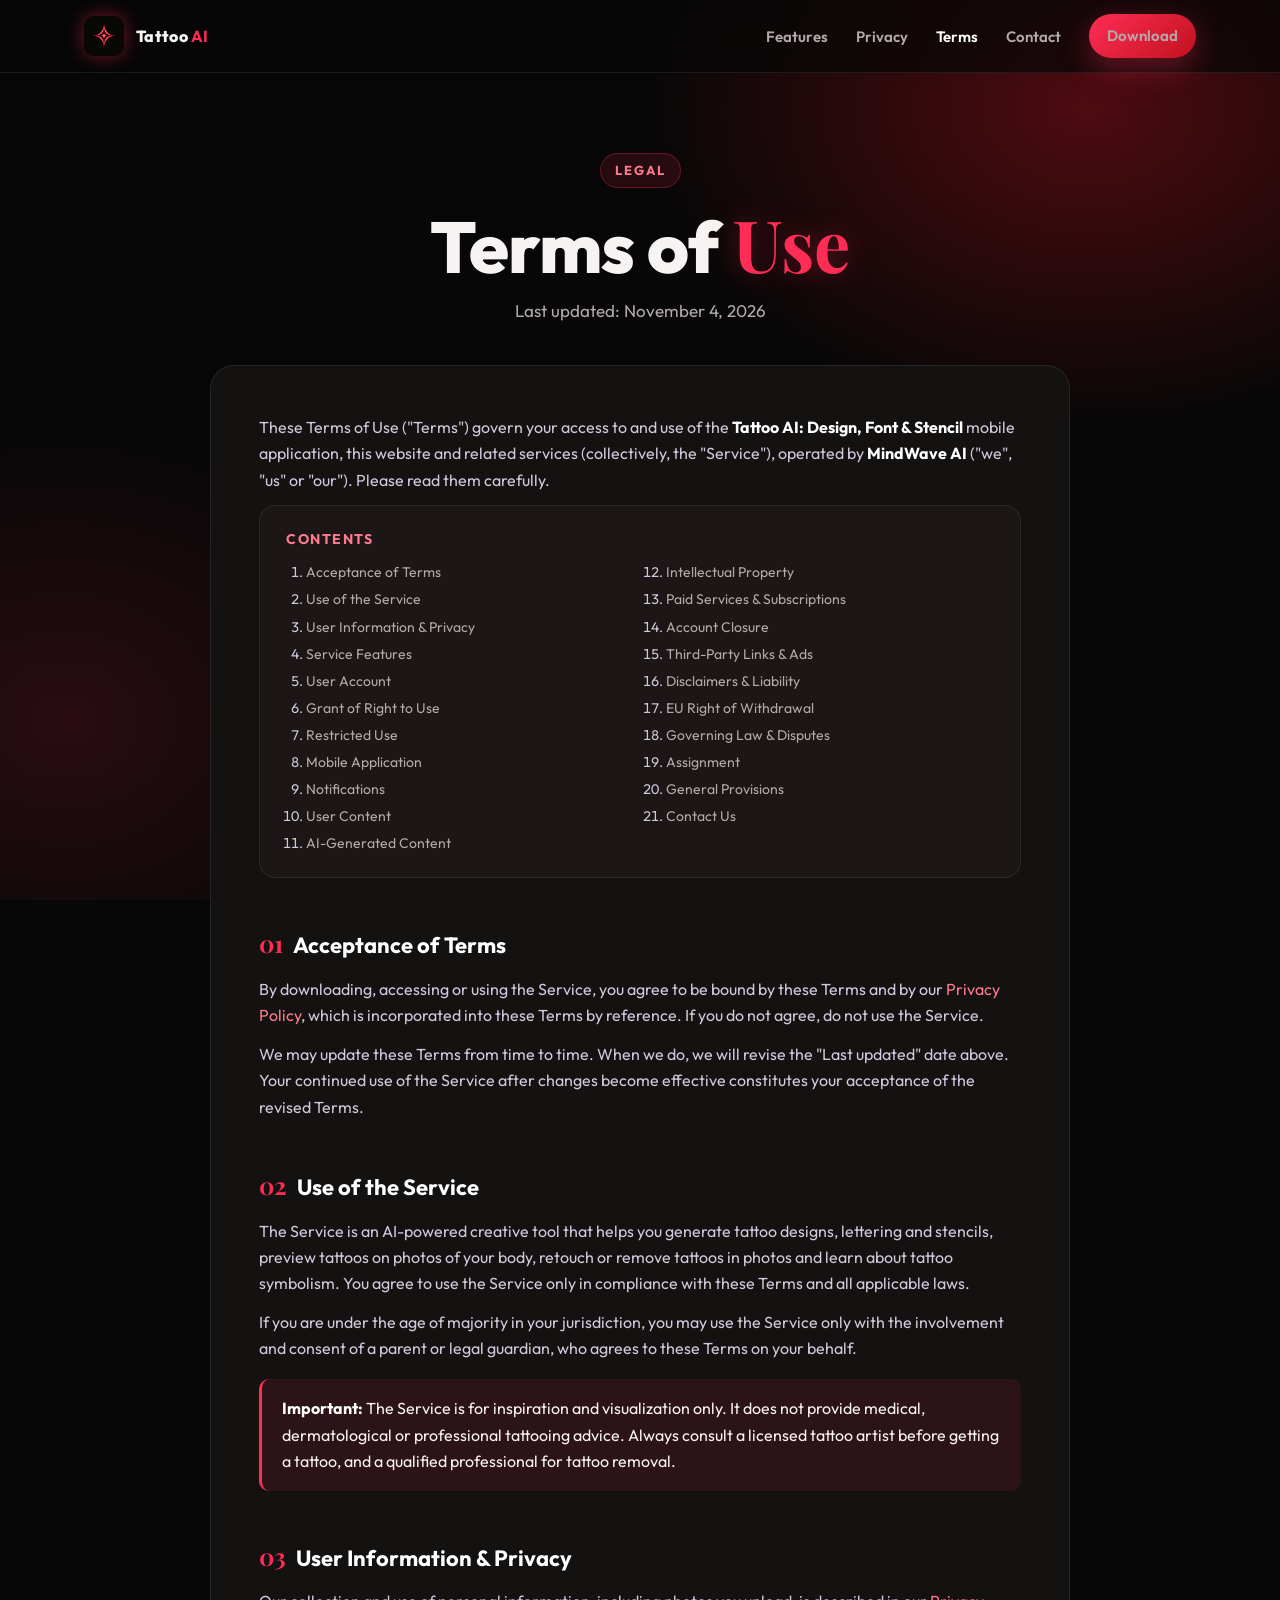
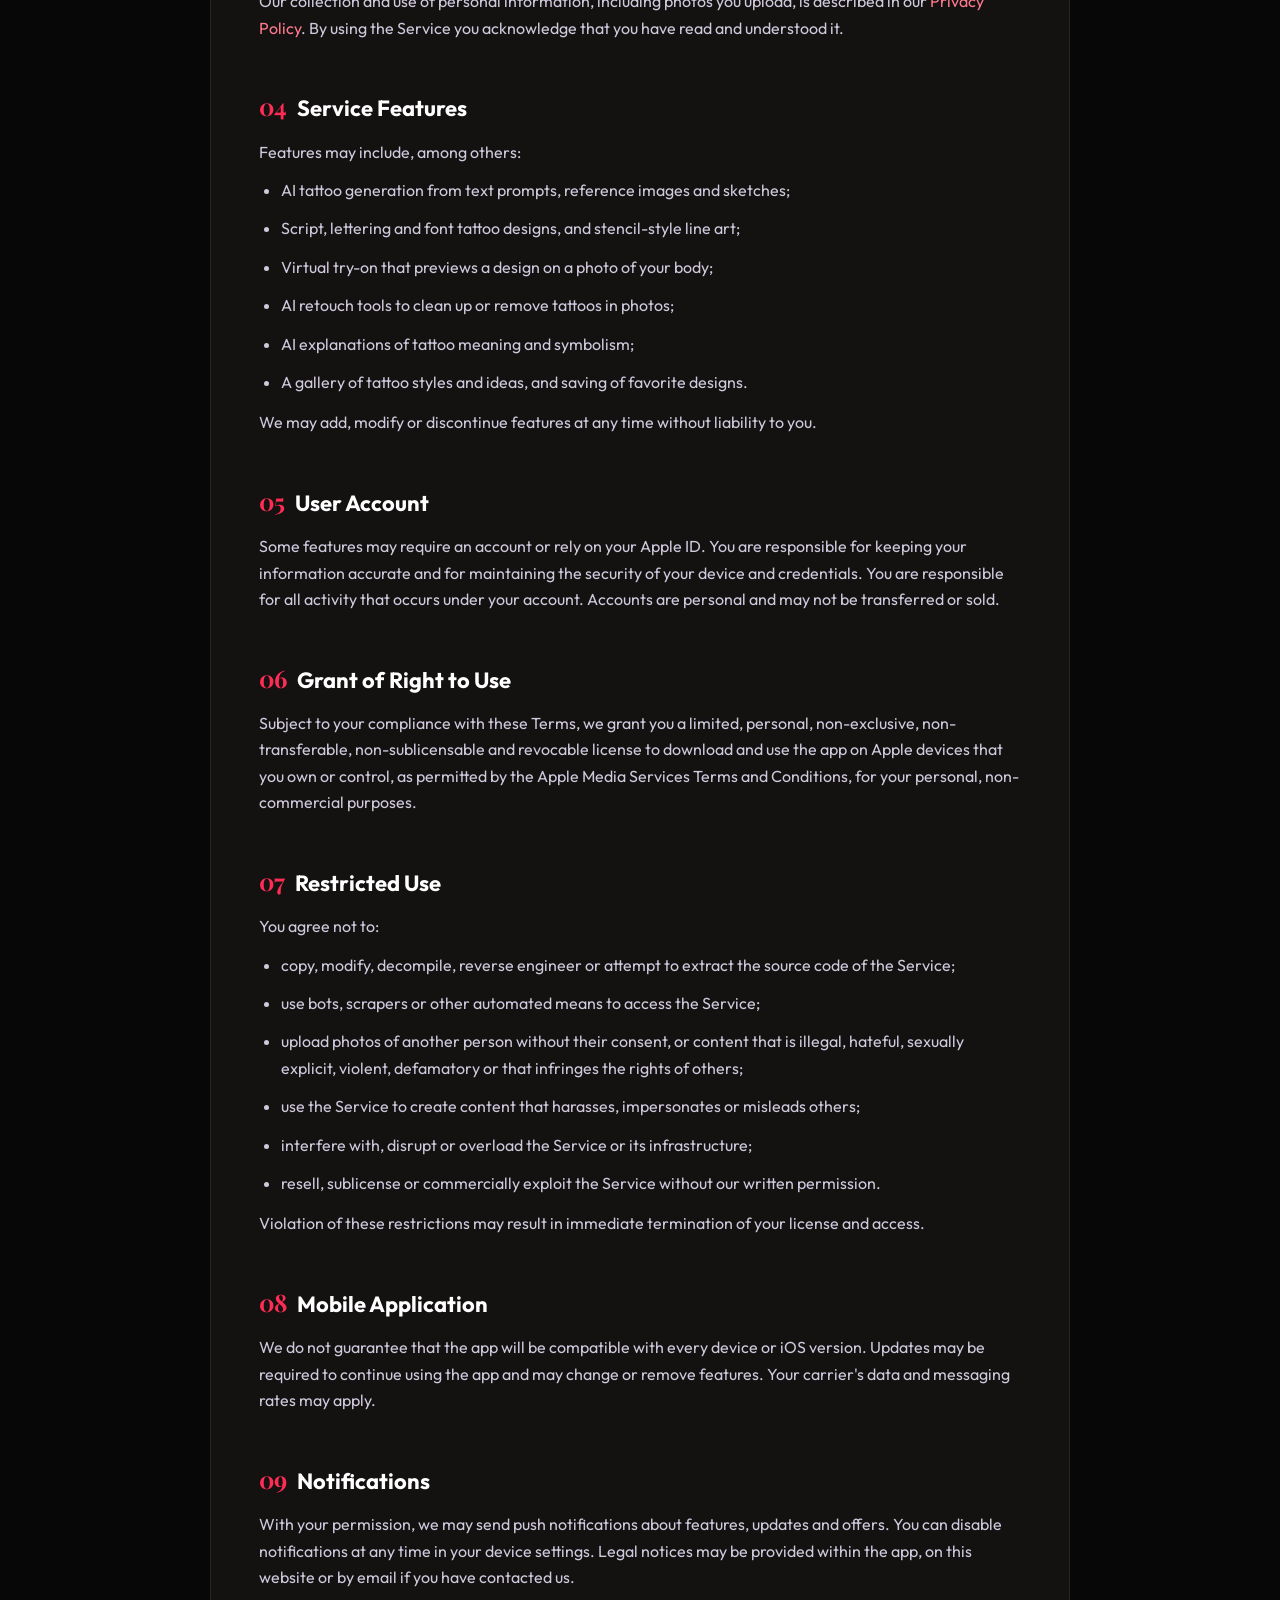
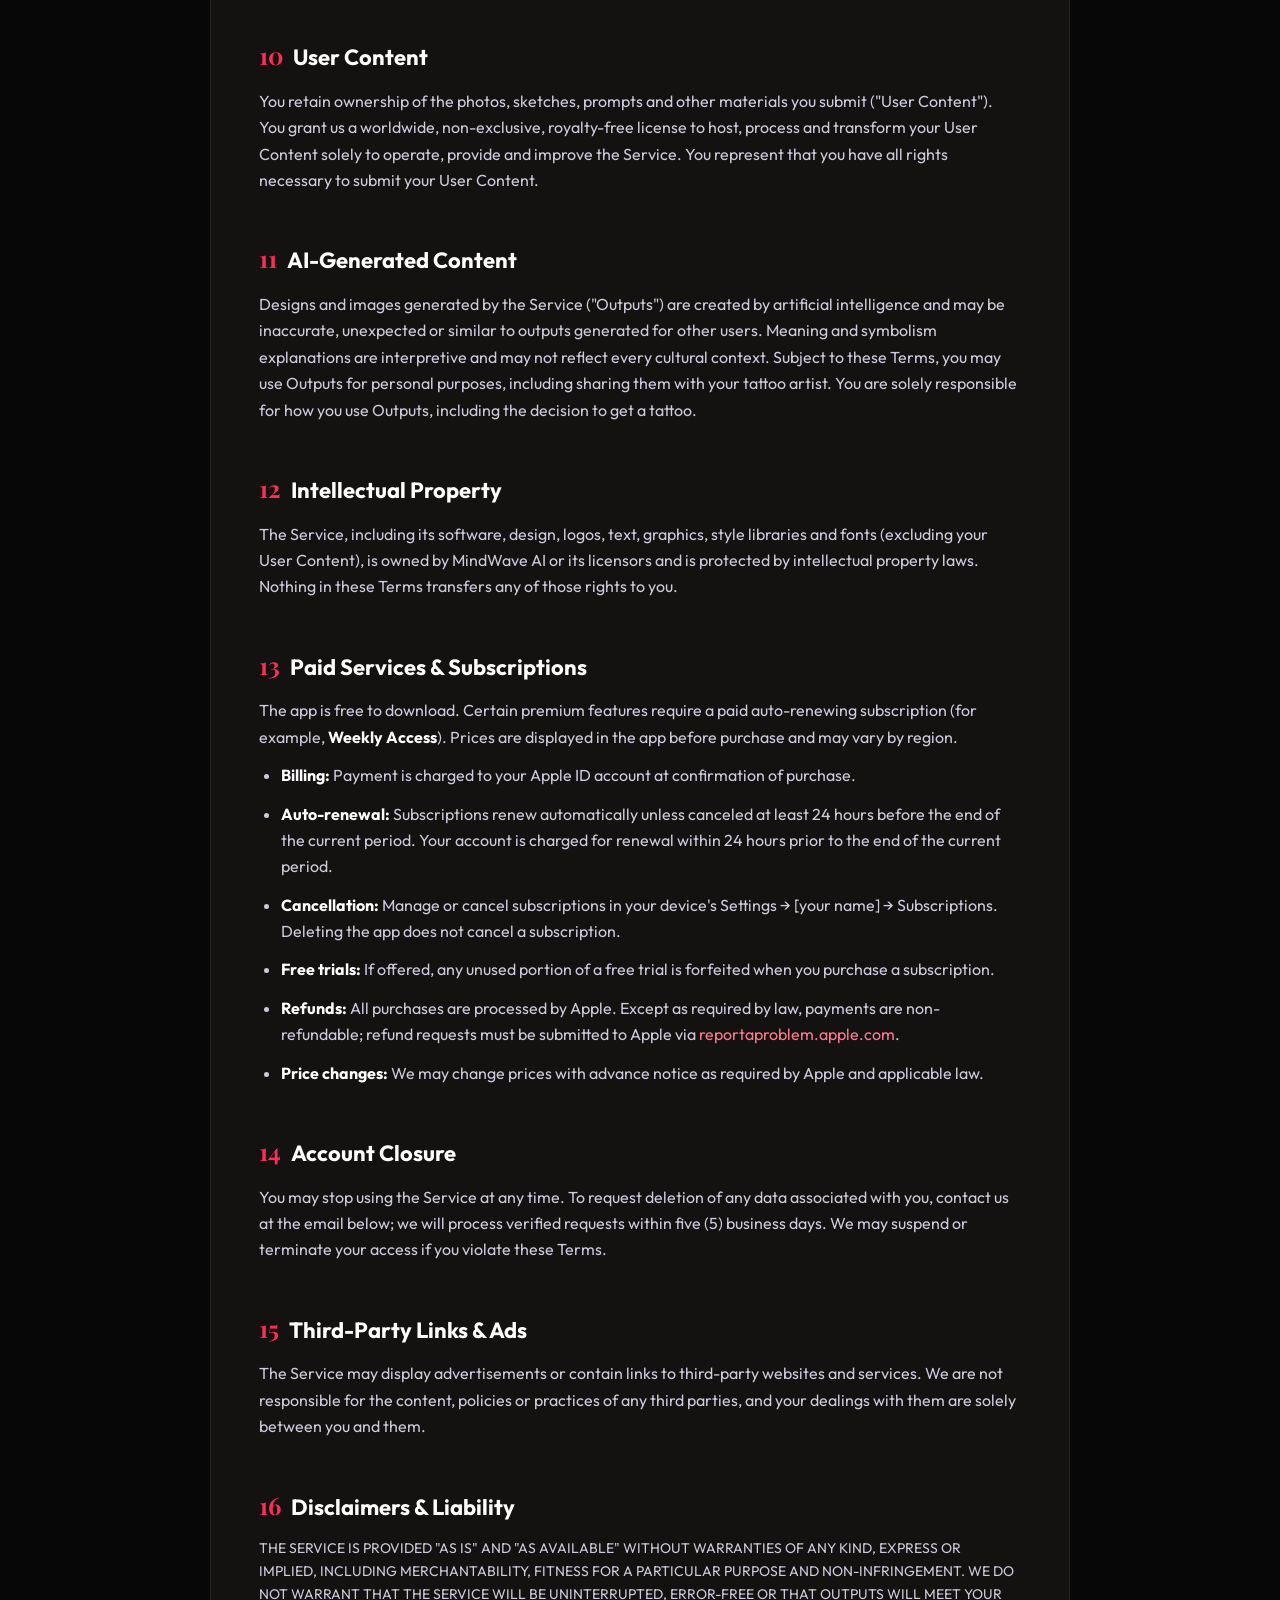
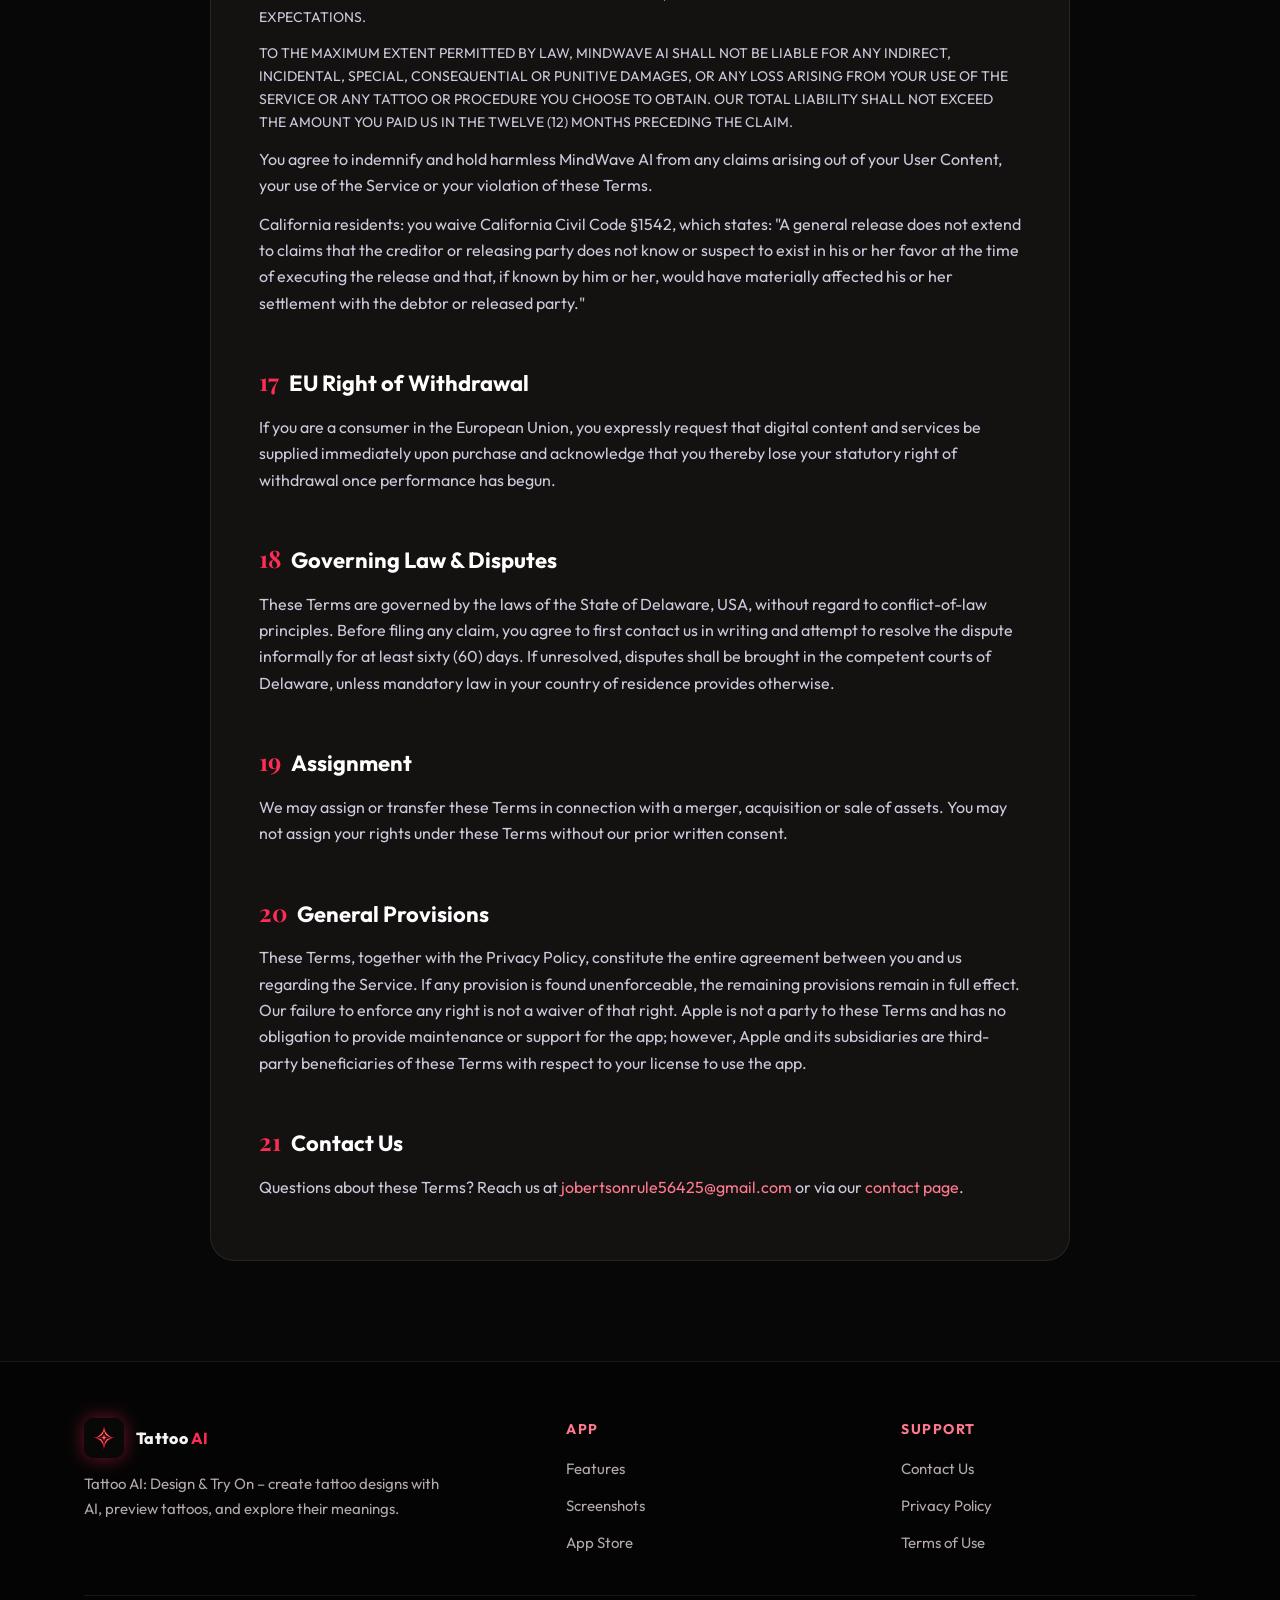
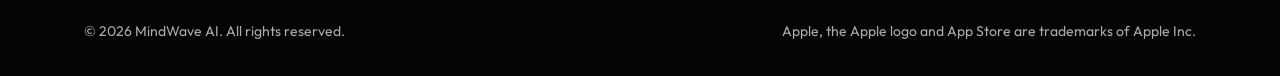
<file: term.html>
<!DOCTYPE html>
<html lang="en">
<head>
  <meta charset="UTF-8">
  <meta name="viewport" content="width=device-width, initial-scale=1.0">
  <title>Terms of Use – Tattoo AI: Design, Font &amp; Stencil</title>
  <meta name="description" content="Terms of Use for the Tattoo AI: Design, Font & Stencil iOS app.">
  <meta name="theme-color" content="#070707">
  <link rel="icon" type="image/png" href="assets/img/icon.png">
  <link rel="preconnect" href="https://fonts.googleapis.com">
  <link rel="preconnect" href="https://fonts.gstatic.com" crossorigin>
  <link href="https://fonts.googleapis.com/css2?family=Outfit:wght@400;500;600;700;800&family=Playfair+Display:wght@600;700&display=swap" rel="stylesheet">
  <link rel="stylesheet" href="assets/css/style.css">
</head>
<body>
  <div class="glow"></div>

  <header class="site-header">
    <nav class="container nav">
      <a href="index.html" class="brand"><img src="assets/img/icon.png" alt="Tattoo AI icon"><span>Tattoo <b>AI</b></span></a>
      <button class="nav-toggle" aria-label="Open menu" aria-expanded="false">☰</button>
      <ul class="nav-links">
        <li><a href="index.html#features">Features</a></li>
        <li><a href="policies.html">Privacy</a></li>
        <li><a href="term.html" class="active">Terms</a></li>
        <li><a href="contact-us.html">Contact</a></li>
        <li><a class="btn btn-primary btn-sm" href="https://apps.apple.com/us/app/ai-tatto-design-font-stencil/id6770781390" target="_blank" rel="noopener">Download</a></li>
      </ul>
    </nav>
  </header>

  <main>
    <section class="page-hero">
      <div class="container">
        <span class="eyebrow">Legal</span>
        <h1 class="display">Terms of <span class="accent">Use</span></h1>
        <p>Last updated: November 4, 2026</p>
      </div>
    </section>

    <div class="container">
      <article class="legal">
        <div class="legal-card">
          <p>These Terms of Use ("Terms") govern your access to and use of the <strong>Tattoo AI: Design, Font &amp; Stencil</strong> mobile application, this website and related services (collectively, the "Service"), operated by <strong>MindWave AI</strong> ("we", "us" or "our"). Please read them carefully.</p>

          <nav class="toc" aria-label="Table of contents">
            <h4>Contents</h4>
            <ol>
              <li><a href="#acceptance">Acceptance of Terms</a></li>
              <li><a href="#use">Use of the Service</a></li>
              <li><a href="#privacy">User Information &amp; Privacy</a></li>
              <li><a href="#features">Service Features</a></li>
              <li><a href="#account">User Account</a></li>
              <li><a href="#license">Grant of Right to Use</a></li>
              <li><a href="#restricted">Restricted Use</a></li>
              <li><a href="#mobile">Mobile Application</a></li>
              <li><a href="#notifications">Notifications</a></li>
              <li><a href="#content">User Content</a></li>
              <li><a href="#ai">AI-Generated Content</a></li>
              <li><a href="#ip">Intellectual Property</a></li>
              <li><a href="#paid">Paid Services &amp; Subscriptions</a></li>
              <li><a href="#closure">Account Closure</a></li>
              <li><a href="#thirdparty">Third-Party Links &amp; Ads</a></li>
              <li><a href="#liability">Disclaimers &amp; Liability</a></li>
              <li><a href="#eu">EU Right of Withdrawal</a></li>
              <li><a href="#law">Governing Law &amp; Disputes</a></li>
              <li><a href="#assignment">Assignment</a></li>
              <li><a href="#general">General Provisions</a></li>
              <li><a href="#contact">Contact Us</a></li>
            </ol>
          </nav>

          <h2 id="acceptance"><span class="num">01</span> Acceptance of Terms</h2>
          <p>By downloading, accessing or using the Service, you agree to be bound by these Terms and by our <a href="policies.html">Privacy Policy</a>, which is incorporated into these Terms by reference. If you do not agree, do not use the Service.</p>
          <p>We may update these Terms from time to time. When we do, we will revise the "Last updated" date above. Your continued use of the Service after changes become effective constitutes your acceptance of the revised Terms.</p>

          <h2 id="use"><span class="num">02</span> Use of the Service</h2>
          <p>The Service is an AI-powered creative tool that helps you generate tattoo designs, lettering and stencils, preview tattoos on photos of your body, retouch or remove tattoos in photos and learn about tattoo symbolism. You agree to use the Service only in compliance with these Terms and all applicable laws.</p>
          <p>If you are under the age of majority in your jurisdiction, you may use the Service only with the involvement and consent of a parent or legal guardian, who agrees to these Terms on your behalf.</p>
          <div class="note"><strong>Important:</strong> The Service is for inspiration and visualization only. It does not provide medical, dermatological or professional tattooing advice. Always consult a licensed tattoo artist before getting a tattoo, and a qualified professional for tattoo removal.</div>

          <h2 id="privacy"><span class="num">03</span> User Information &amp; Privacy</h2>
          <p>Our collection and use of personal information, including photos you upload, is described in our <a href="policies.html">Privacy Policy</a>. By using the Service you acknowledge that you have read and understood it.</p>

          <h2 id="features"><span class="num">04</span> Service Features</h2>
          <p>Features may include, among others:</p>
          <ul>
            <li>AI tattoo generation from text prompts, reference images and sketches;</li>
            <li>Script, lettering and font tattoo designs, and stencil-style line art;</li>
            <li>Virtual try-on that previews a design on a photo of your body;</li>
            <li>AI retouch tools to clean up or remove tattoos in photos;</li>
            <li>AI explanations of tattoo meaning and symbolism;</li>
            <li>A gallery of tattoo styles and ideas, and saving of favorite designs.</li>
          </ul>
          <p>We may add, modify or discontinue features at any time without liability to you.</p>

          <h2 id="account"><span class="num">05</span> User Account</h2>
          <p>Some features may require an account or rely on your Apple ID. You are responsible for keeping your information accurate and for maintaining the security of your device and credentials. You are responsible for all activity that occurs under your account. Accounts are personal and may not be transferred or sold.</p>

          <h2 id="license"><span class="num">06</span> Grant of Right to Use</h2>
          <p>Subject to your compliance with these Terms, we grant you a limited, personal, non-exclusive, non-transferable, non-sublicensable and revocable license to download and use the app on Apple devices that you own or control, as permitted by the Apple Media Services Terms and Conditions, for your personal, non-commercial purposes.</p>

          <h2 id="restricted"><span class="num">07</span> Restricted Use</h2>
          <p>You agree not to:</p>
          <ul>
            <li>copy, modify, decompile, reverse engineer or attempt to extract the source code of the Service;</li>
            <li>use bots, scrapers or other automated means to access the Service;</li>
            <li>upload photos of another person without their consent, or content that is illegal, hateful, sexually explicit, violent, defamatory or that infringes the rights of others;</li>
            <li>use the Service to create content that harasses, impersonates or misleads others;</li>
            <li>interfere with, disrupt or overload the Service or its infrastructure;</li>
            <li>resell, sublicense or commercially exploit the Service without our written permission.</li>
          </ul>
          <p>Violation of these restrictions may result in immediate termination of your license and access.</p>

          <h2 id="mobile"><span class="num">08</span> Mobile Application</h2>
          <p>We do not guarantee that the app will be compatible with every device or iOS version. Updates may be required to continue using the app and may change or remove features. Your carrier's data and messaging rates may apply.</p>

          <h2 id="notifications"><span class="num">09</span> Notifications</h2>
          <p>With your permission, we may send push notifications about features, updates and offers. You can disable notifications at any time in your device settings. Legal notices may be provided within the app, on this website or by email if you have contacted us.</p>

          <h2 id="content"><span class="num">10</span> User Content</h2>
          <p>You retain ownership of the photos, sketches, prompts and other materials you submit ("User Content"). You grant us a worldwide, non-exclusive, royalty-free license to host, process and transform your User Content solely to operate, provide and improve the Service. You represent that you have all rights necessary to submit your User Content.</p>

          <h2 id="ai"><span class="num">11</span> AI-Generated Content</h2>
          <p>Designs and images generated by the Service ("Outputs") are created by artificial intelligence and may be inaccurate, unexpected or similar to outputs generated for other users. Meaning and symbolism explanations are interpretive and may not reflect every cultural context. Subject to these Terms, you may use Outputs for personal purposes, including sharing them with your tattoo artist. You are solely responsible for how you use Outputs, including the decision to get a tattoo.</p>

          <h2 id="ip"><span class="num">12</span> Intellectual Property</h2>
          <p>The Service, including its software, design, logos, text, graphics, style libraries and fonts (excluding your User Content), is owned by MindWave AI or its licensors and is protected by intellectual property laws. Nothing in these Terms transfers any of those rights to you.</p>

          <h2 id="paid"><span class="num">13</span> Paid Services &amp; Subscriptions</h2>
          <p>The app is free to download. Certain premium features require a paid auto-renewing subscription (for example, <strong>Weekly Access</strong>). Prices are displayed in the app before purchase and may vary by region.</p>
          <ul>
            <li><strong>Billing:</strong> Payment is charged to your Apple ID account at confirmation of purchase.</li>
            <li><strong>Auto-renewal:</strong> Subscriptions renew automatically unless canceled at least 24 hours before the end of the current period. Your account is charged for renewal within 24 hours prior to the end of the current period.</li>
            <li><strong>Cancellation:</strong> Manage or cancel subscriptions in your device's Settings → [your name] → Subscriptions. Deleting the app does not cancel a subscription.</li>
            <li><strong>Free trials:</strong> If offered, any unused portion of a free trial is forfeited when you purchase a subscription.</li>
            <li><strong>Refunds:</strong> All purchases are processed by Apple. Except as required by law, payments are non-refundable; refund requests must be submitted to Apple via <a href="https://reportaproblem.apple.com" target="_blank" rel="noopener">reportaproblem.apple.com</a>.</li>
            <li><strong>Price changes:</strong> We may change prices with advance notice as required by Apple and applicable law.</li>
          </ul>

          <h2 id="closure"><span class="num">14</span> Account Closure</h2>
          <p>You may stop using the Service at any time. To request deletion of any data associated with you, contact us at the email below; we will process verified requests within five (5) business days. We may suspend or terminate your access if you violate these Terms.</p>

          <h2 id="thirdparty"><span class="num">15</span> Third-Party Links &amp; Ads</h2>
          <p>The Service may display advertisements or contain links to third-party websites and services. We are not responsible for the content, policies or practices of any third parties, and your dealings with them are solely between you and them.</p>

          <h2 id="liability"><span class="num">16</span> Disclaimers &amp; Liability</h2>
          <p class="caps">The Service is provided "as is" and "as available" without warranties of any kind, express or implied, including merchantability, fitness for a particular purpose and non-infringement. We do not warrant that the Service will be uninterrupted, error-free or that outputs will meet your expectations.</p>
          <p class="caps">To the maximum extent permitted by law, MindWave AI shall not be liable for any indirect, incidental, special, consequential or punitive damages, or any loss arising from your use of the Service or any tattoo or procedure you choose to obtain. Our total liability shall not exceed the amount you paid us in the twelve (12) months preceding the claim.</p>
          <p>You agree to indemnify and hold harmless MindWave AI from any claims arising out of your User Content, your use of the Service or your violation of these Terms.</p>
          <p>California residents: you waive California Civil Code §1542, which states: "A general release does not extend to claims that the creditor or releasing party does not know or suspect to exist in his or her favor at the time of executing the release and that, if known by him or her, would have materially affected his or her settlement with the debtor or released party."</p>

          <h2 id="eu"><span class="num">17</span> EU Right of Withdrawal</h2>
          <p>If you are a consumer in the European Union, you expressly request that digital content and services be supplied immediately upon purchase and acknowledge that you thereby lose your statutory right of withdrawal once performance has begun.</p>

          <h2 id="law"><span class="num">18</span> Governing Law &amp; Disputes</h2>
          <p>These Terms are governed by the laws of the State of Delaware, USA, without regard to conflict-of-law principles. Before filing any claim, you agree to first contact us in writing and attempt to resolve the dispute informally for at least sixty (60) days. If unresolved, disputes shall be brought in the competent courts of Delaware, unless mandatory law in your country of residence provides otherwise.</p>

          <h2 id="assignment"><span class="num">19</span> Assignment</h2>
          <p>We may assign or transfer these Terms in connection with a merger, acquisition or sale of assets. You may not assign your rights under these Terms without our prior written consent.</p>

          <h2 id="general"><span class="num">20</span> General Provisions</h2>
          <p>These Terms, together with the Privacy Policy, constitute the entire agreement between you and us regarding the Service. If any provision is found unenforceable, the remaining provisions remain in full effect. Our failure to enforce any right is not a waiver of that right. Apple is not a party to these Terms and has no obligation to provide maintenance or support for the app; however, Apple and its subsidiaries are third-party beneficiaries of these Terms with respect to your license to use the app.</p>

          <h2 id="contact"><span class="num">21</span> Contact Us</h2>
          <p>Questions about these Terms? Reach us at <a href="mailto:jobertsonrule56425@gmail.com">jobertsonrule56425@gmail.com</a> or via our <a href="contact-us.html">contact page</a>.</p>
        </div>
      </article>
    </div>
  </main>

  <footer class="site-footer">
    <div class="container">
      <div class="footer-grid">
        <div>
          <a href="index.html" class="brand"><img src="assets/img/icon.png" alt=""><span>Tattoo <b>AI</b></span></a>
          <p>Tattoo AI: Design &amp; Try On – create tattoo designs with AI, preview tattoos, and explore their meanings.</p>
        </div>
        <div>
          <h5>App</h5>
          <ul>
            <li><a href="index.html#features">Features</a></li>
            <li><a href="index.html#screenshots">Screenshots</a></li>
            <li><a href="https://apps.apple.com/us/app/ai-tatto-design-font-stencil/id6770781390" target="_blank" rel="noopener">App Store</a></li>
          </ul>
        </div>
        <div>
          <h5>Support</h5>
          <ul>
            <li><a href="contact-us.html">Contact Us</a></li>
            <li><a href="policies.html">Privacy Policy</a></li>
            <li><a href="term.html">Terms of Use</a></li>
          </ul>
        </div>
      </div>
      <div class="footer-bottom">
        <span>© <span data-year>2026</span> MindWave AI. All rights reserved.</span>
        <span>Apple, the Apple logo and App Store are trademarks of Apple Inc.</span>
      </div>
    </div>
  </footer>

  <script src="assets/js/main.js"></script>
</body>
</html>
</file>
<file: assets/css/style.css>
:root {
  --bg: #070707;
  --bg-2: #0f0d0d;
  --card: #141111;
  --card-2: #1c1616;
  --line: rgba(255, 255, 255, 0.08);
  --text: #f7f3f3;
  --muted: #b3a9a9;
  --red: #ff2d55;
  --red-2: #c1121f;
  --red-soft: #ff7a8f;
  --cream: #ffffff;
  --radius: 20px;
  --max: 1160px;
  --font-head: "Outfit", system-ui, sans-serif;
  --font-serif: "Playfair Display", Georgia, serif;
  --font-body: "Outfit", system-ui, -apple-system, "Segoe UI", sans-serif;
}

* { box-sizing: border-box; margin: 0; padding: 0; }
html { scroll-behavior: smooth; }
body {
  font-family: var(--font-body);
  background: var(--bg);
  color: var(--text);
  line-height: 1.65;
  -webkit-font-smoothing: antialiased;
  overflow-x: hidden;
}
img { max-width: 100%; display: block; }
a { color: var(--red-soft); text-decoration: none; transition: color .2s; }
a:hover { color: #fff; }

.container { width: 100%; max-width: var(--max); margin: 0 auto; padding: 0 24px; }

/* ---------- Background glow ---------- */
.glow {
  position: fixed; inset: 0; pointer-events: none; z-index: -1;
  background:
    radial-gradient(640px 460px at 85% 12%, rgba(193, 18, 31, .38), transparent 70%),
    radial-gradient(520px 420px at 5% 80%, rgba(255, 45, 85, .14), transparent 70%),
    var(--bg);
}

/* ---------- Header ---------- */
.site-header {
  position: sticky; top: 0; z-index: 50;
  background: rgba(7, 7, 7, .72);
  backdrop-filter: blur(14px);
  -webkit-backdrop-filter: blur(14px);
  border-bottom: 1px solid var(--line);
}
.nav { display: flex; align-items: center; justify-content: space-between; height: 72px; }
.brand { display: flex; align-items: center; gap: 12px; color: var(--text); font-weight: 800; letter-spacing: .3px; }
.brand img { width: 40px; height: 40px; border-radius: 10px; box-shadow: 0 0 18px rgba(255, 45, 85, .45); }
.brand span b { color: var(--red); }
.nav-links { display: flex; align-items: center; gap: 28px; list-style: none; }
.nav-links a { color: var(--muted); font-weight: 600; font-size: 15px; }
.nav-links a:hover, .nav-links a.active { color: #fff; }
.nav-toggle { display: none; background: none; border: 0; color: #fff; font-size: 26px; cursor: pointer; }

/* ---------- Buttons ---------- */
.btn {
  display: inline-flex; align-items: center; gap: 10px;
  padding: 14px 26px; border-radius: 999px;
  font-weight: 700; font-size: 15px; border: 0; cursor: pointer;
  transition: transform .2s, box-shadow .2s, background .2s;
}
.btn-primary { background: linear-gradient(135deg, var(--red), var(--red-2)); color: #fff; box-shadow: 0 10px 30px rgba(255, 45, 85, .35); }
.btn-primary:hover { color: #fff; transform: translateY(-2px); box-shadow: 0 14px 38px rgba(255, 45, 85, .5); }
.btn-ghost { background: var(--card-2); color: var(--text); border: 1px solid var(--line); }
.btn-ghost:hover { color: #fff; background: #2a1b1d; }
.btn-sm { padding: 10px 18px; font-size: 14px; }

.appstore-badge {
  display: inline-flex; align-items: center; gap: 12px;
  background: #000; color: #fff; border: 1px solid rgba(255,255,255,.25);
  padding: 10px 22px 10px 18px; border-radius: 14px;
  transition: transform .2s, border-color .2s;
}
.appstore-badge:hover { color: #fff; transform: translateY(-2px); border-color: var(--red); }
.appstore-badge svg { width: 30px; height: 30px; fill: #fff; }
.appstore-badge small { display: block; font-size: 11px; line-height: 1.1; opacity: .85; }
.appstore-badge strong { display: block; font-size: 20px; line-height: 1.1; font-weight: 700; }

/* ---------- Typography ---------- */
.display {
  font-family: var(--font-head);
  font-weight: 800;
  line-height: 1.05;
  letter-spacing: -.5px;
}
.accent { color: var(--red); }
.display .accent {
  font-family: var(--font-serif);
  font-weight: 700;
  letter-spacing: 0;
  text-shadow: 0 0 28px rgba(255, 45, 85, .35);
}
.display .cream { color: var(--cream); }
.eyebrow {
  display: inline-block; font-size: 13px; font-weight: 700; letter-spacing: 2px; text-transform: uppercase;
  color: var(--red-soft); background: rgba(255, 45, 85, .12);
  border: 1px solid rgba(255, 45, 85, .3); padding: 6px 14px; border-radius: 999px; margin-bottom: 18px;
}
.section { padding: 100px 0; }
.section-head { text-align: center; max-width: 720px; margin: 0 auto 56px; }
.section-head h2 { font-size: clamp(34px, 5vw, 56px); margin-bottom: 14px; }
.section-head p { color: var(--muted); font-size: 18px; }

/* ---------- Hero ---------- */
.hero { padding: 80px 0 60px; }
.hero-grid { display: grid; grid-template-columns: 1.1fr .9fr; gap: 48px; align-items: center; }
.hero h1 { font-size: clamp(46px, 7vw, 88px); margin-bottom: 22px; }
.hero p.lead { font-size: 19px; color: var(--muted); max-width: 540px; margin-bottom: 32px; }
.hero-cta { display: flex; flex-wrap: wrap; gap: 14px; align-items: center; }
.hero-meta { display: flex; gap: 28px; margin-top: 36px; flex-wrap: wrap; }
.hero-meta div { font-size: 14px; color: var(--muted); }
.hero-meta strong { display: block; color: #fff; font-size: 22px; font-weight: 800; }
.hero-meta .star { color: var(--red); }

.hero-visual { position: relative; display: flex; justify-content: center; }
.phone {
  position: relative; width: 290px; border-radius: 42px; padding: 10px;
  background: linear-gradient(160deg, #3a1d22, #0d0909);
  box-shadow: 0 0 0 1px rgba(255,255,255,.08), 0 30px 80px rgba(193, 18, 31, .45);
}
.phone img { border-radius: 34px; width: 100%; }
.phone.back {
  position: absolute; width: 240px; right: 0; top: 60px; transform: rotate(8deg);
  opacity: .55; filter: blur(.5px); z-index: -1;
}
.hero-visual::before {
  content: ""; position: absolute; width: 380px; height: 380px; border-radius: 50%;
  background: radial-gradient(circle, rgba(255, 45, 85, .55), transparent 65%);
  top: 50%; left: 50%; transform: translate(-50%, -50%); z-index: -1; filter: blur(20px);
}

/* ---------- Features ---------- */
.features { display: grid; grid-template-columns: repeat(2, 1fr); gap: 24px; }
.feature {
  background: linear-gradient(180deg, var(--card-2), var(--card));
  border: 1px solid var(--line); border-radius: var(--radius); padding: 34px;
  transition: transform .25s, border-color .25s;
}
.feature:hover { transform: translateY(-4px); border-color: rgba(255, 45, 85, .45); }
.feature .icon {
  width: 56px; height: 56px; border-radius: 16px; display: grid; place-items: center; font-size: 26px;
  background: rgba(255, 45, 85, .14); border: 1px solid rgba(255, 45, 85, .35); margin-bottom: 20px;
}
.feature h3 { font-family: var(--font-serif); font-size: 26px; margin-bottom: 10px; font-weight: 700; }
.feature p { color: var(--muted); }

/* ---------- Showcase rows ---------- */
.showcase { display: grid; grid-template-columns: 1fr 1fr; gap: 64px; align-items: center; margin-bottom: 100px; }
.showcase:last-child { margin-bottom: 0; }
.showcase.reverse .showcase-media { order: 2; }
.showcase-media { display: flex; justify-content: center; }
.showcase-media .phone { width: 300px; }
.showcase h3 { font-size: clamp(34px, 4.5vw, 54px); margin-bottom: 18px; }
.showcase p { color: var(--muted); font-size: 17px; margin-bottom: 18px; }
.checklist { list-style: none; display: grid; gap: 12px; }
.checklist li { display: flex; gap: 12px; align-items: flex-start; color: var(--text); }
.checklist li::before {
  content: "✓"; flex: none; width: 24px; height: 24px; border-radius: 50%; display: grid; place-items: center;
  font-size: 13px; font-weight: 800; color: #fff; background: var(--red); margin-top: 2px;
}

/* ---------- Gallery ---------- */
.gallery {
  display: grid; grid-auto-flow: column; grid-auto-columns: 240px; gap: 20px;
  overflow-x: auto; padding: 10px 4px 24px; scroll-snap-type: x mandatory;
  scrollbar-width: thin; scrollbar-color: var(--red) transparent;
}
.gallery img {
  border-radius: 26px; border: 1px solid var(--line); scroll-snap-align: start;
  box-shadow: 0 16px 40px rgba(0,0,0,.5); transition: transform .25s;
}
.gallery img:hover { transform: translateY(-6px); }

/* ---------- Steps ---------- */
.steps { display: grid; grid-template-columns: repeat(3, 1fr); gap: 24px; counter-reset: step; }
.step { position: relative; background: var(--card); border: 1px solid var(--line); border-radius: var(--radius); padding: 34px 28px; }
.step::before {
  counter-increment: step; content: "0" counter(step);
  font-family: var(--font-serif); font-weight: 700; font-size: 54px; color: transparent;
  -webkit-text-stroke: 1.5px var(--red); display: block; margin-bottom: 12px; line-height: 1;
}
.step h4 { font-size: 20px; margin-bottom: 8px; }
.step p { color: var(--muted); }

/* ---------- FAQ ---------- */
.faq { max-width: 820px; margin: 0 auto; display: grid; gap: 14px; }
.faq details { background: var(--card); border: 1px solid var(--line); border-radius: 16px; padding: 20px 24px; }
.faq details[open] { border-color: rgba(255, 45, 85, .45); }
.faq summary { cursor: pointer; font-weight: 700; font-size: 17px; list-style: none; display: flex; justify-content: space-between; gap: 16px; }
.faq summary::-webkit-details-marker { display: none; }
.faq summary::after { content: "+"; color: var(--red); font-size: 22px; line-height: 1; transition: transform .2s; }
.faq details[open] summary::after { transform: rotate(45deg); }
.faq details p { color: var(--muted); margin-top: 12px; }

/* ---------- CTA ---------- */
.cta-box {
  position: relative; overflow: hidden; text-align: center;
  border-radius: 32px; padding: 72px 32px; border: 1px solid rgba(255, 45, 85, .35);
  background: radial-gradient(600px 300px at 50% 0%, rgba(255, 45, 85, .35), transparent 70%), var(--card);
}
.cta-box img.icon { width: 96px; height: 96px; border-radius: 24px; margin: 0 auto 24px; box-shadow: 0 0 40px rgba(255, 45, 85, .5); }
.cta-box h2 { font-size: clamp(36px, 5.5vw, 64px); margin-bottom: 14px; }
.cta-box p { color: var(--muted); max-width: 560px; margin: 0 auto 30px; font-size: 18px; }

/* ---------- Page hero (inner pages) ---------- */
.page-hero { padding: 80px 0 40px; text-align: center; }
.page-hero h1 { font-size: clamp(42px, 6vw, 72px); margin-bottom: 12px; }
.page-hero p { color: var(--muted); font-size: 17px; }

/* ---------- Legal ---------- */
.legal { max-width: 860px; margin: 0 auto 100px; }
.legal-card { background: var(--card); border: 1px solid var(--line); border-radius: 24px; padding: 48px; }
.legal .toc { background: var(--card-2); border: 1px solid var(--line); border-radius: 16px; padding: 22px 26px; margin-bottom: 36px; }
.legal .toc h4 { font-size: 14px; letter-spacing: 1.5px; text-transform: uppercase; color: var(--red-soft); margin-bottom: 10px; }
.legal .toc ol { padding-left: 20px; columns: 2; column-gap: 32px; }
.legal .toc li { font-size: 14px; margin-bottom: 4px; break-inside: avoid; }
.legal .toc a { color: var(--muted); }
.legal .toc a:hover { color: #fff; }
.legal h2 {
  font-size: 22px; margin: 38px 0 12px; padding-top: 8px; color: #fff; scroll-margin-top: 90px;
  display: flex; gap: 10px; align-items: baseline;
}
.legal h2 .num { color: var(--red); font-family: var(--font-serif); font-weight: 700; font-size: 24px; }
.legal h3 { font-size: 17px; margin: 22px 0 8px; color: var(--red-soft); }
.legal p, .legal li { color: #cfc9dc; margin-bottom: 12px; }
.legal ul { padding-left: 22px; margin-bottom: 14px; }
.legal strong { color: #fff; }
.legal .note {
  background: rgba(255, 45, 85, .1); border-left: 3px solid var(--red);
  padding: 16px 20px; border-radius: 10px; margin: 18px 0;
}
.legal .caps { text-transform: uppercase; font-size: 14px; }

/* ---------- Contact ---------- */
.contact-grid { display: grid; grid-template-columns: .85fr 1.15fr; gap: 28px; margin-bottom: 100px; }
.contact-info { display: grid; gap: 18px; align-content: start; }
.info-card { background: var(--card); border: 1px solid var(--line); border-radius: 20px; padding: 26px; display: flex; gap: 18px; }
.info-card .icon {
  flex: none; width: 50px; height: 50px; border-radius: 14px; display: grid; place-items: center; font-size: 22px;
  background: rgba(255, 45, 85, .14); border: 1px solid rgba(255, 45, 85, .35);
}
.info-card h4 { font-size: 17px; margin-bottom: 4px; }
.info-card p { color: var(--muted); font-size: 15px; word-break: break-word; }
.form-card { background: var(--card); border: 1px solid var(--line); border-radius: 24px; padding: 40px; }
.form-card h3 { font-family: var(--font-head); font-weight: 800; font-size: 32px; margin-bottom: 6px; }
.form-card > p { color: var(--muted); margin-bottom: 26px; }
.form-row { display: grid; grid-template-columns: 1fr 1fr; gap: 16px; }
.field { margin-bottom: 18px; }
.field label { display: block; font-size: 14px; font-weight: 700; margin-bottom: 8px; }
.field input, .field select, .field textarea {
  width: 100%; padding: 14px 16px; border-radius: 12px; font: inherit; font-size: 15px;
  background: var(--bg-2); color: var(--text); border: 1px solid var(--line); outline: none;
  transition: border-color .2s, box-shadow .2s;
}
.field textarea { min-height: 150px; resize: vertical; }
.field input:focus, .field select:focus, .field textarea:focus { border-color: var(--red); box-shadow: 0 0 0 4px rgba(255, 45, 85, .18); }
.form-status { margin-top: 14px; font-size: 14px; color: var(--red-soft); min-height: 20px; }

/* ---------- Footer ---------- */
.site-footer { border-top: 1px solid var(--line); padding: 56px 0 32px; background: rgba(0,0,0,.35); }
.footer-grid { display: grid; grid-template-columns: 1.5fr 1fr 1fr; gap: 40px; margin-bottom: 40px; }
.footer-grid p { color: var(--muted); font-size: 15px; margin-top: 14px; max-width: 360px; }
.footer-grid h5 { font-size: 14px; letter-spacing: 1.5px; text-transform: uppercase; margin-bottom: 14px; color: var(--red-soft); }
.footer-grid ul { list-style: none; display: grid; gap: 10px; }
.footer-grid ul a { color: var(--muted); font-size: 15px; }
.footer-grid ul a:hover { color: #fff; }
.footer-bottom { display: flex; justify-content: space-between; flex-wrap: wrap; gap: 12px; color: var(--muted); font-size: 14px; border-top: 1px solid var(--line); padding-top: 24px; }

/* ---------- Reveal animation ---------- */
.reveal { opacity: 0; transform: translateY(24px); transition: opacity .7s ease, transform .7s ease; }
.reveal.in { opacity: 1; transform: none; }
@media (prefers-reduced-motion: reduce) { .reveal { opacity: 1; transform: none; transition: none; } html { scroll-behavior: auto; } }

/* ---------- Responsive ---------- */
@media (max-width: 960px) {
  .hero-grid, .showcase, .contact-grid { grid-template-columns: 1fr; }
  .hero { text-align: center; }
  .hero p.lead { margin-left: auto; margin-right: auto; }
  .hero-cta, .hero-meta { justify-content: center; }
  .showcase.reverse .showcase-media { order: 0; }
  .showcase { gap: 40px; text-align: center; }
  .checklist { text-align: left; max-width: 440px; margin: 0 auto; }
  .steps { grid-template-columns: 1fr; }
  .footer-grid { grid-template-columns: 1fr 1fr; }
  .footer-grid > div:first-child { grid-column: 1 / -1; }
}
@media (max-width: 760px) {
  .nav-toggle { display: block; }
  .nav-links {
    position: absolute; top: 72px; left: 0; right: 0; flex-direction: column; gap: 0;
    background: rgba(7, 7, 7, .97); border-bottom: 1px solid var(--line);
    max-height: 0; overflow: hidden; transition: max-height .3s;
  }
  .nav-links.open { max-height: 400px; }
  .nav-links li { width: 100%; text-align: center; }
  .nav-links a { display: block; padding: 16px; }
  .nav-links .btn { margin: 10px auto 18px; display: inline-flex; }
  .features { grid-template-columns: 1fr; }
  .section { padding: 72px 0; }
  .legal-card, .form-card { padding: 28px 22px; }
  .legal .toc ol { columns: 1; }
  .form-row { grid-template-columns: 1fr; }
  .phone.back { display: none; }
}
</file>
